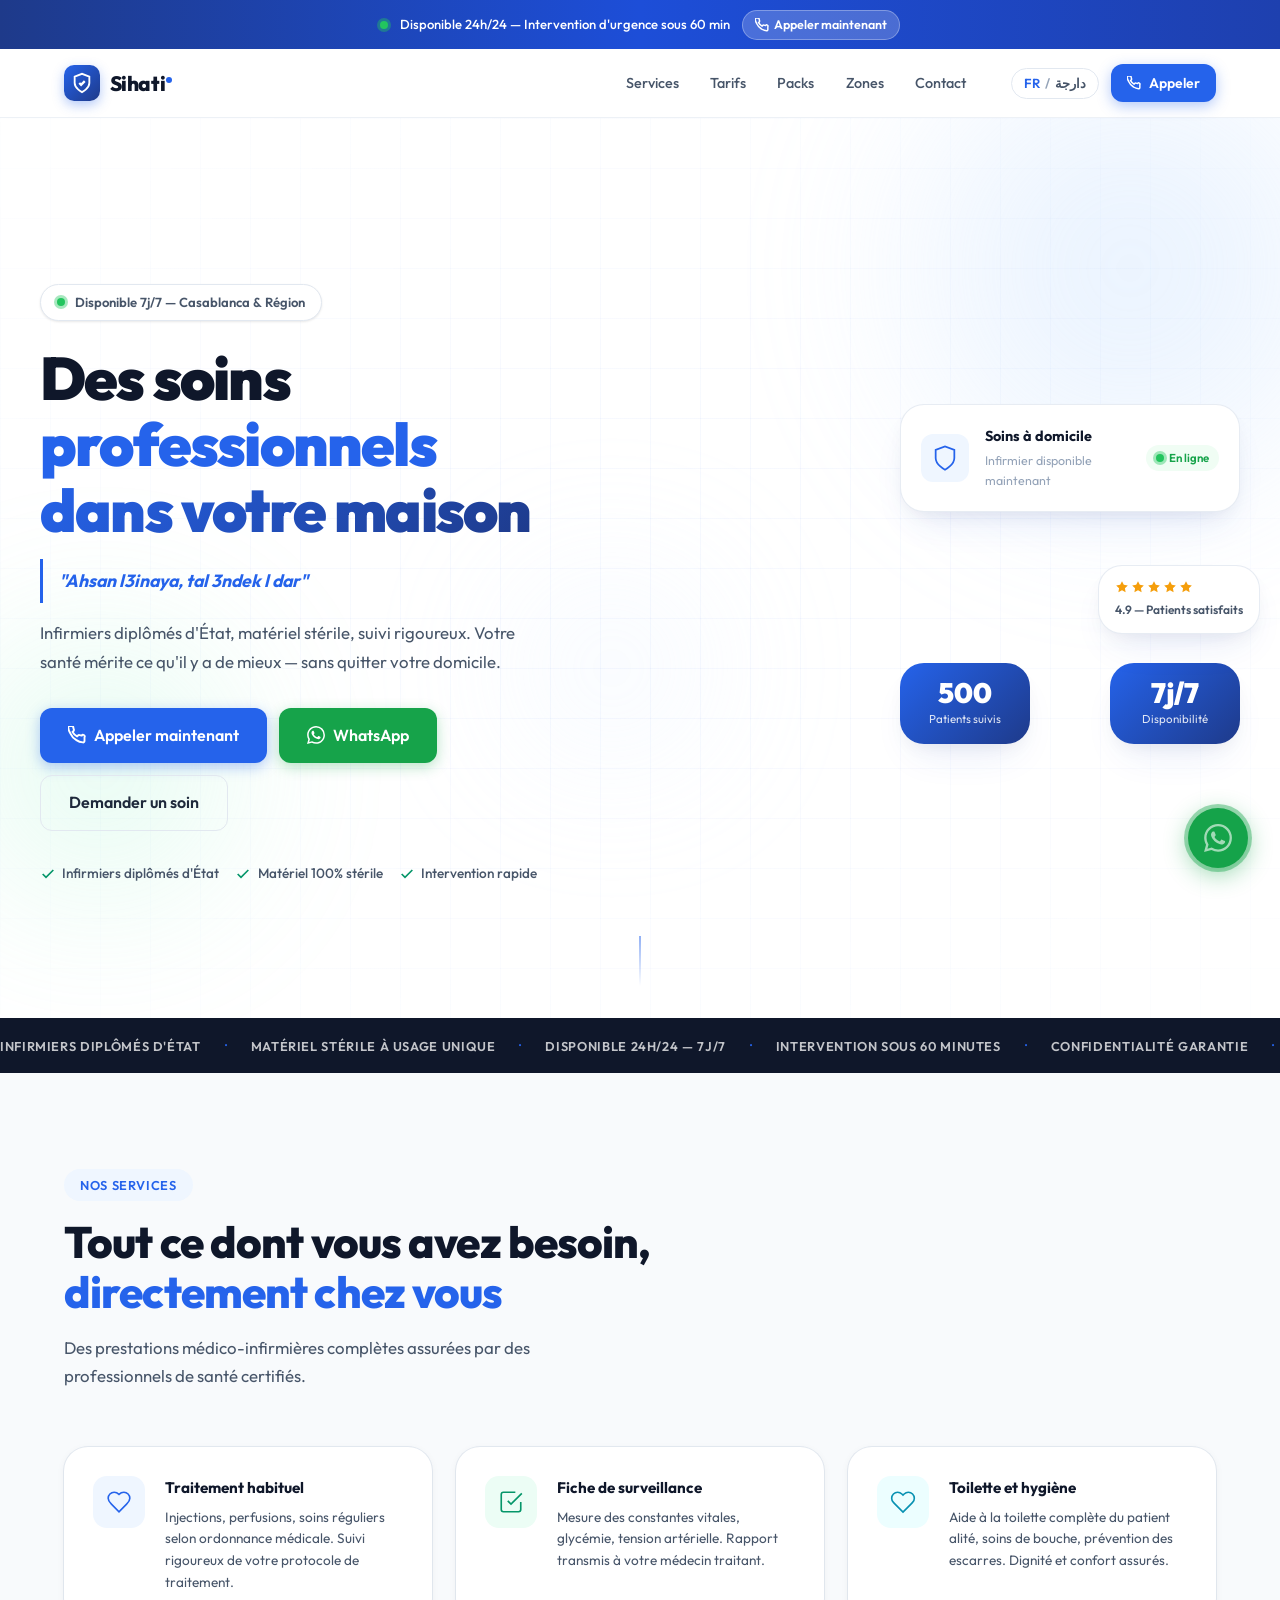
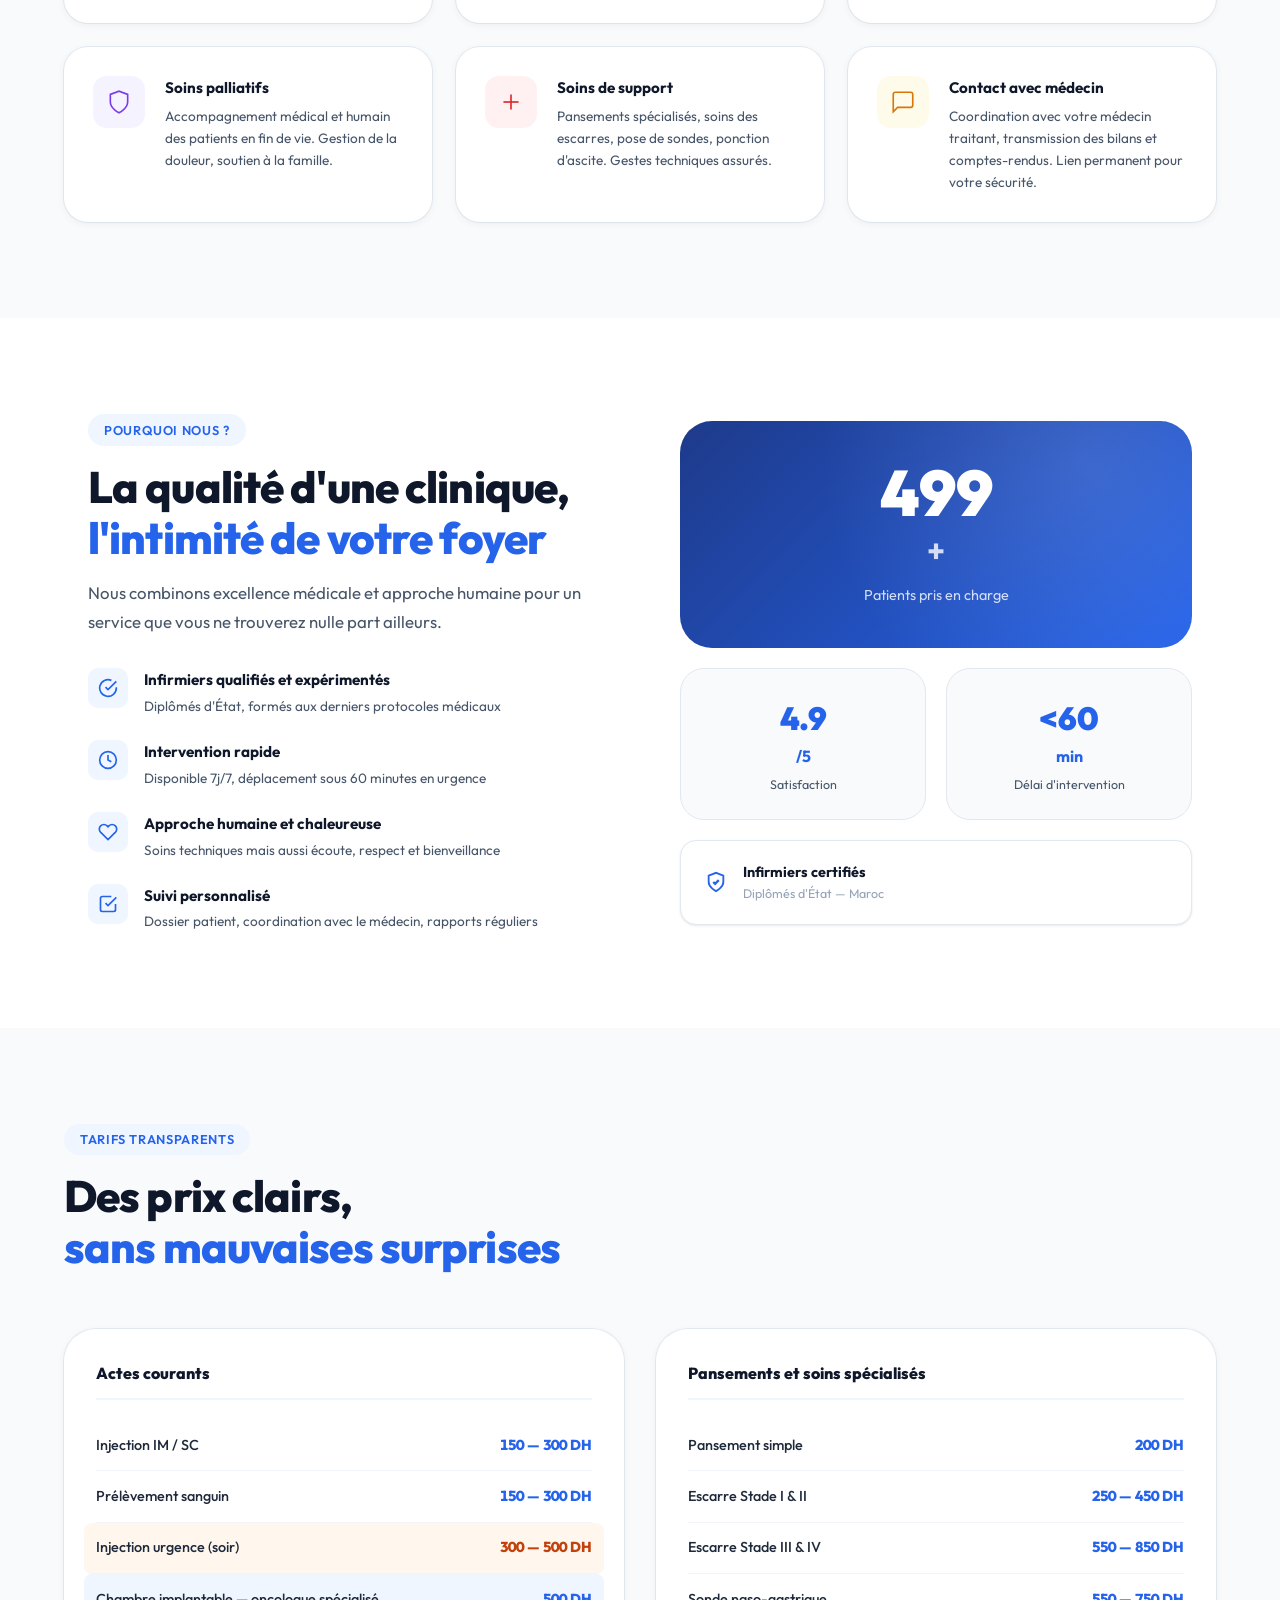
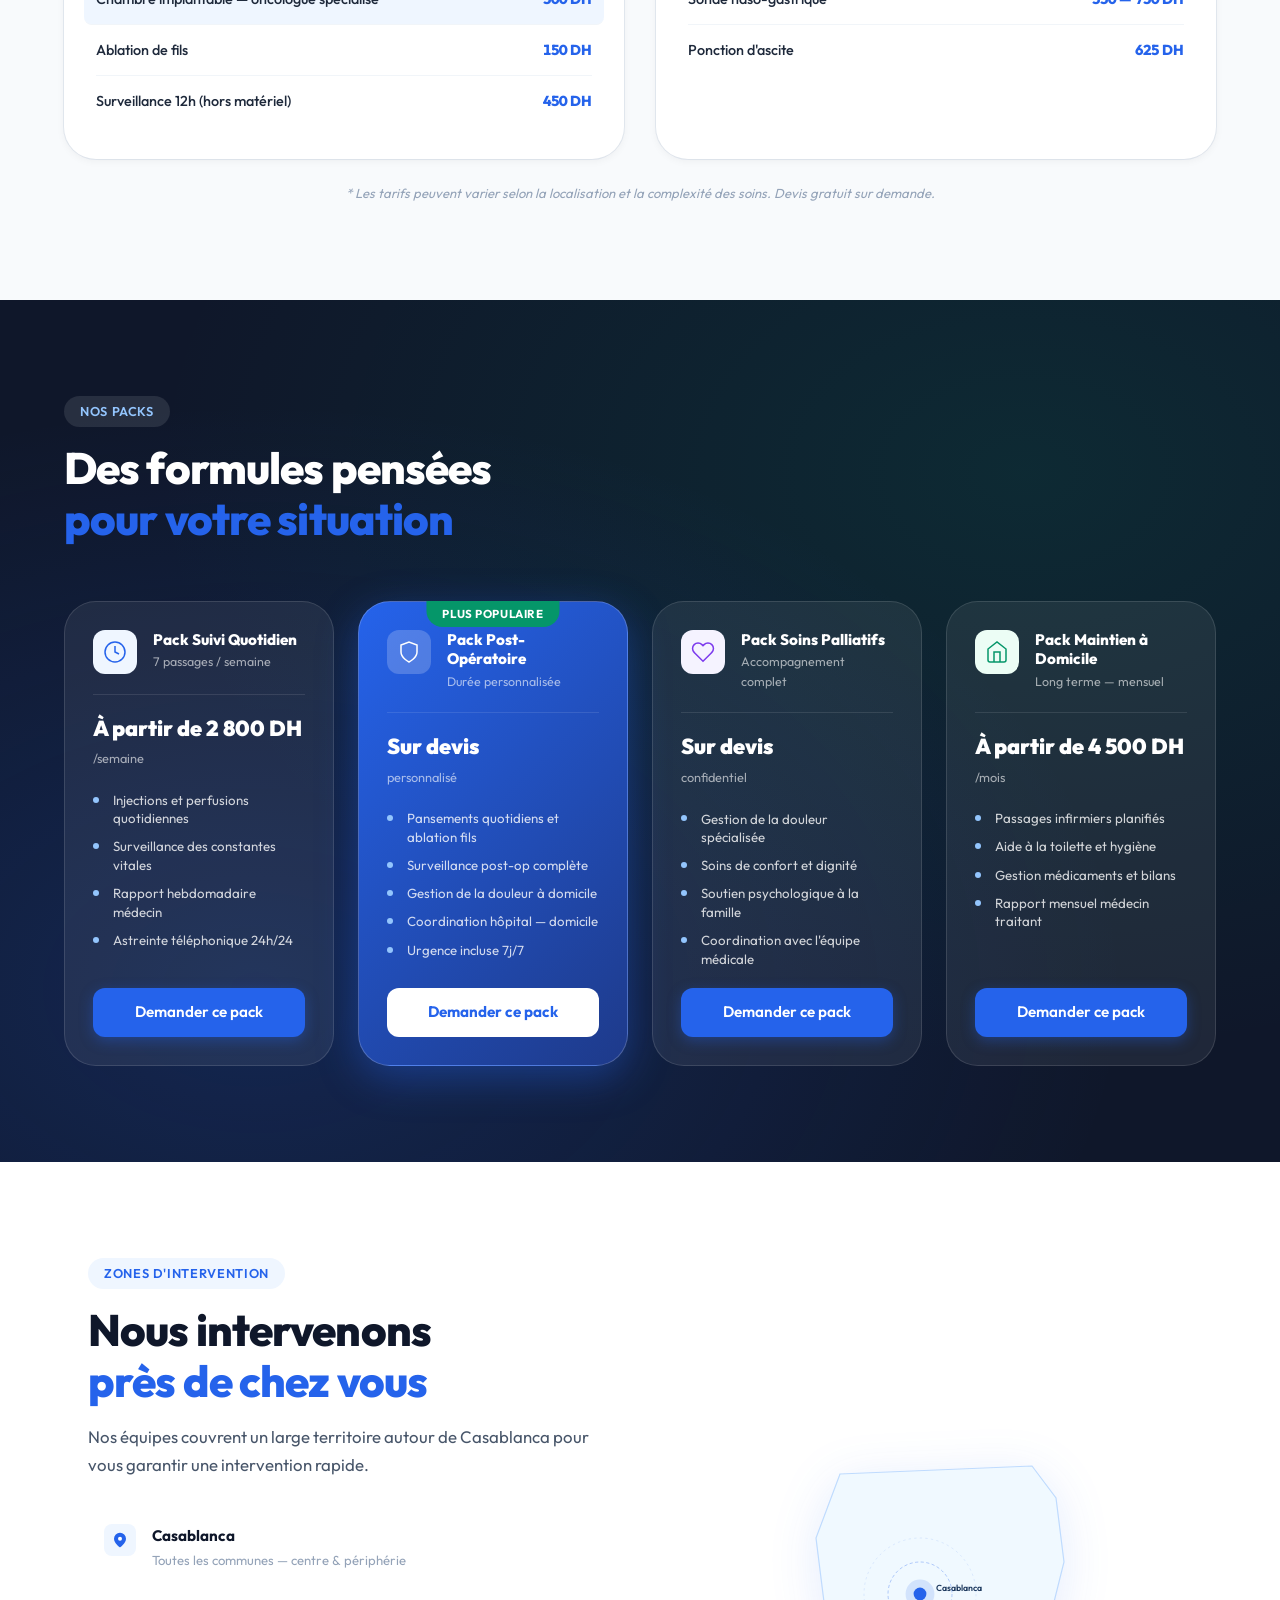
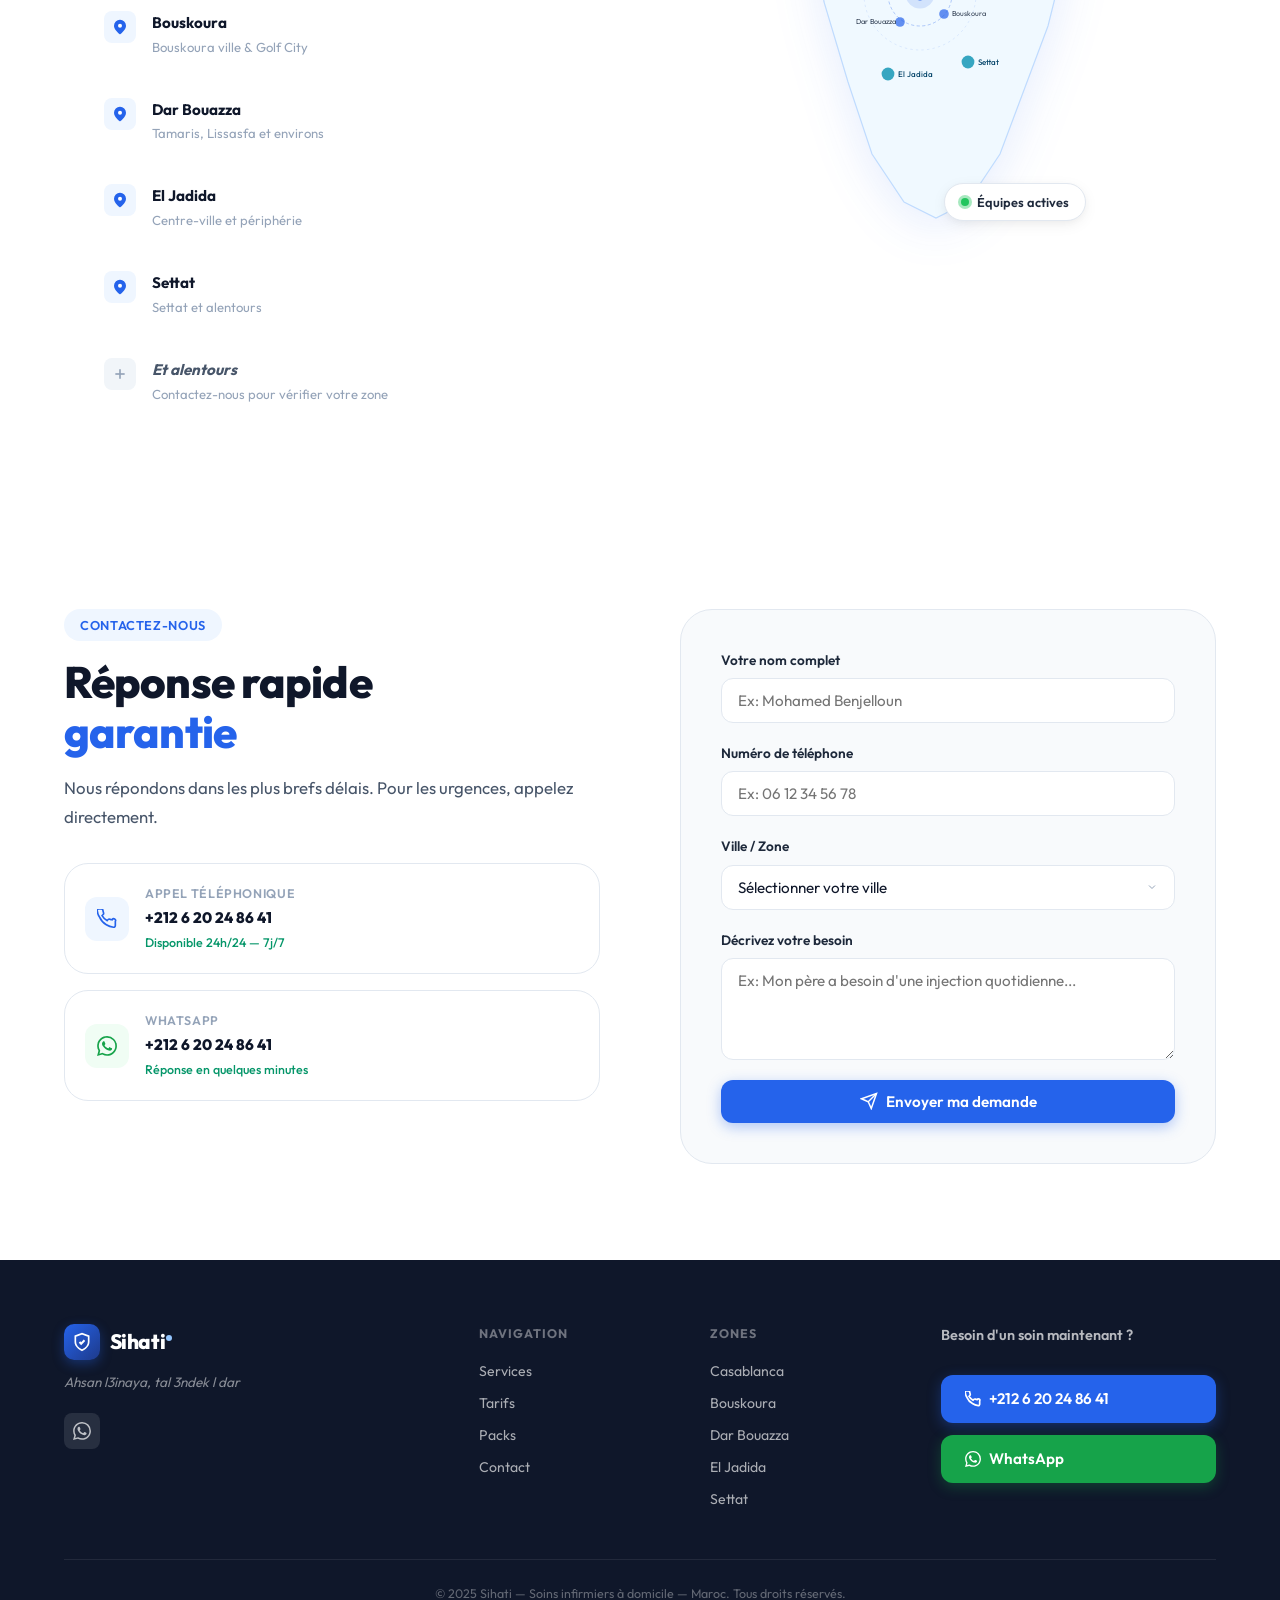
<file: index.html>
<!DOCTYPE html>
<html lang="fr" dir="ltr">
<head>
  <meta charset="UTF-8" />
  <meta name="viewport" content="width=device-width, initial-scale=1.0" />
  <title>Sihati — Soins infirmiers à domicile au Maroc | Casablanca, Bouskoura, El Jadida</title>
  <meta name="description" content="Sihati : soins infirmiers et médicaux à domicile au Maroc. Infirmiers qualifiés, disponibles 7j/7, intervention rapide à Casablanca, Bouskoura, Dar Bouazza, El Jadida et Settat." />
  <meta name="keywords" content="soins infirmiers domicile Casablanca, infirmier domicile Maroc, pansement domicile, injection domicile, soins palliatifs Maroc" />
  <link rel="preconnect" href="https://fonts.googleapis.com" />
  <link rel="preconnect" href="https://fonts.gstatic.com" crossorigin />
  <link href="https://fonts.googleapis.com/css2?family=Outfit:wght@300;400;500;600;700;800&family=Cairo:wght@300;400;600;700;800&display=swap" rel="stylesheet" />
  <link rel="stylesheet" href="style.css" />
</head>
<body>

  <!-- ════════════════════════════════════════
       URGENT BANNER
  ════════════════════════════════════════ -->
  <div class="urgent-banner" id="urgentBanner">
    <div class="urgent-inner">
      <span class="pulse-dot"></span>
      <span class="fr-text">Disponible 24h/24 — Intervention d'urgence sous 60 min</span>
      <span class="ar-text" style="display:none">متاحين 24/24 — نوصلو ليك فأقل من 60 دقيقة</span>
      <a href="tel:+212620248641" class="urgent-cta">
        <svg width="14" height="14" viewBox="0 0 24 24" fill="none" stroke="currentColor" stroke-width="2.5"><path d="M22 16.92v3a2 2 0 01-2.18 2 19.79 19.79 0 01-8.63-3.07A19.5 19.5 0 013.07 9.81 19.79 19.79 0 01.12 1.18 2 2 0 012.11 0h3a2 2 0 012 1.72 12.84 12.84 0 00.7 2.81 2 2 0 01-.45 2.11L6.09 7.91a16 16 0 006 6l1.27-1.27a2 2 0 012.11-.45 12.84 12.84 0 002.81.7A2 2 0 0122 14.92z"/></svg>
        <span class="fr-text">Appeler maintenant</span>
        <span class="ar-text" style="display:none">اتصل دابا</span>
      </a>
    </div>
  </div>

  <!-- ════════════════════════════════════════
       HEADER / NAV
  ════════════════════════════════════════ -->
  <header class="header" id="mainHeader">
    <div class="header-inner">
      <a href="#" class="logo">
        <div class="logo-icon">
          <svg width="22" height="22" viewBox="0 0 24 24" fill="none" stroke="currentColor" stroke-width="2"><path d="M12 22s8-4 8-10V5l-8-3-8 3v7c0 6 8 10 8 10z"/><path d="M9 12l2 2 4-4" stroke-width="2.5"/></svg>
        </div>
        <span class="logo-text">Sihati<span class="logo-dot"></span></span>
      </a>

      <nav class="nav" id="mainNav">
        <a href="#services" class="nav-link"><span class="fr-text">Services</span><span class="ar-text" style="display:none">الخدمات</span></a>
        <a href="#tarifs" class="nav-link"><span class="fr-text">Tarifs</span><span class="ar-text" style="display:none">الأسعار</span></a>
        <a href="#packs" class="nav-link"><span class="fr-text">Packs</span><span class="ar-text" style="display:none">الباقات</span></a>
        <a href="#zones" class="nav-link"><span class="fr-text">Zones</span><span class="ar-text" style="display:none">المناطق</span></a>
        <a href="#contact" class="nav-link"><span class="fr-text">Contact</span><span class="ar-text" style="display:none">تواصل</span></a>
      </nav>

      <div class="header-actions">
        <button class="lang-switch" id="langSwitch" aria-label="Changer de langue">
          <span class="lang-fr active">FR</span>
          <span class="lang-sep">/</span>
          <span class="lang-ar">دارجة</span>
        </button>
        <a href="tel:+212620248641" class="btn btn-primary btn-sm">
          <svg width="14" height="14" viewBox="0 0 24 24" fill="none" stroke="currentColor" stroke-width="2.5"><path d="M22 16.92v3a2 2 0 01-2.18 2 19.79 19.79 0 01-8.63-3.07A19.5 19.5 0 013.07 9.81 19.79 19.79 0 01.12 1.18 2 2 0 012.11 0h3a2 2 0 012 1.72 12.84 12.84 0 00.7 2.81 2 2 0 01-.45 2.11L6.09 7.91a16 16 0 006 6l1.27-1.27a2 2 0 012.11-.45 12.84 12.84 0 002.81.7A2 2 0 0122 14.92z"/></svg>
          <span class="fr-text">Appeler</span>
          <span class="ar-text" style="display:none">اتصل</span>
        </a>
        <button class="hamburger" id="hamburger" aria-label="Menu">
          <span></span><span></span><span></span>
        </button>
      </div>
    </div>
  </header>

  <!-- ════════════════════════════════════════
       HERO
  ════════════════════════════════════════ -->
  <section class="hero" id="hero">
    <div class="hero-bg">
      <div class="hero-orb orb-1"></div>
      <div class="hero-orb orb-2"></div>
      <div class="hero-orb orb-3"></div>
      <div class="hero-grid"></div>
    </div>

    <div class="hero-inner">
      <div class="hero-content">
        <div class="hero-badge reveal-up">
          <span class="pulse-dot"></span>
          <span class="fr-text">Disponible 7j/7 — Casablanca &amp; Région</span>
          <span class="ar-text" style="display:none">متاح 7 أيام — الدار البيضاء و المنطقة</span>
        </div>

        <h1 class="hero-title reveal-up delay-1">
          <span class="fr-text">
            Des soins <em>professionnels</em><br>
            <span class="title-accent">dans votre maison</span>
          </span>
          <span class="ar-text" style="display:none">
            عناية <em>متخصصة</em><br>
            <span class="title-accent">فدارك نتا</span>
          </span>
        </h1>

        <p class="hero-slogan reveal-up delay-2">
          <span class="fr-text">"Ahsan l3inaya, tal 3ndek l dar"</span>
          <span class="ar-text" style="display:none">"أحسن العناية، طال عندك الدار"</span>
        </p>

        <p class="hero-sub reveal-up delay-3">
          <span class="fr-text">Infirmiers diplômés d'État, matériel stérile, suivi rigoureux. Votre santé mérite ce qu'il y a de mieux — sans quitter votre domicile.</span>
          <span class="ar-text" style="display:none">ممرضين دبلوميين، معدات معقمة، ومتابعة جدية. صحتك تستاهل أحسن — من غير ما تخرج من دارك.</span>
        </p>

        <div class="hero-ctas reveal-up delay-4">
          <a href="tel:+212620248641" class="btn btn-primary btn-lg">
            <svg width="18" height="18" viewBox="0 0 24 24" fill="none" stroke="currentColor" stroke-width="2.5"><path d="M22 16.92v3a2 2 0 01-2.18 2 19.79 19.79 0 01-8.63-3.07A19.5 19.5 0 013.07 9.81 19.79 19.79 0 01.12 1.18 2 2 0 012.11 0h3a2 2 0 012 1.72 12.84 12.84 0 00.7 2.81 2 2 0 01-.45 2.11L6.09 7.91a16 16 0 006 6l1.27-1.27a2 2 0 012.11-.45 12.84 12.84 0 002.81.7A2 2 0 0122 14.92z"/></svg>
            <span class="fr-text">Appeler maintenant</span>
            <span class="ar-text" style="display:none">اتصل دابا</span>
          </a>
          <a href="https://wa.me/212620248641?text=Bonjour%20Sihati%2C%20je%20souhaite%20avoir%20des%20informations%20sur%20vos%20soins%20%C3%A0%20domicile." target="_blank" class="btn btn-whatsapp btn-lg">
            <svg width="18" height="18" viewBox="0 0 24 24" fill="currentColor"><path d="M17.472 14.382c-.297-.149-1.758-.867-2.03-.967-.273-.099-.471-.148-.67.15-.197.297-.767.966-.94 1.164-.173.199-.347.223-.644.075-.297-.15-1.255-.463-2.39-1.475-.883-.788-1.48-1.761-1.653-2.059-.173-.297-.018-.458.13-.606.134-.133.298-.347.446-.52.149-.174.198-.298.298-.497.099-.198.05-.371-.025-.52-.075-.149-.669-1.612-.916-2.207-.242-.579-.487-.5-.669-.51-.173-.008-.371-.01-.57-.01-.198 0-.52.074-.792.372-.272.297-1.04 1.016-1.04 2.479 0 1.462 1.065 2.875 1.213 3.074.149.198 2.096 3.2 5.077 4.487.709.306 1.262.489 1.694.625.712.227 1.36.195 1.871.118.571-.085 1.758-.719 2.006-1.413.248-.694.248-1.289.173-1.413-.074-.124-.272-.198-.57-.347m-5.421 7.403h-.004a9.87 9.87 0 01-5.031-1.378l-.361-.214-3.741.982.998-3.648-.235-.374a9.86 9.86 0 01-1.51-5.26c.001-5.45 4.436-9.884 9.888-9.884 2.64 0 5.122 1.03 6.988 2.898a9.825 9.825 0 012.893 6.994c-.003 5.45-4.437 9.884-9.885 9.884m8.413-18.297A11.815 11.815 0 0012.05 0C5.495 0 .16 5.335.157 11.892c0 2.096.547 4.142 1.588 5.945L.057 24l6.305-1.654a11.882 11.882 0 005.683 1.448h.005c6.554 0 11.89-5.335 11.893-11.893a11.821 11.821 0 00-3.48-8.413z"/></svg>
            <span class="fr-text">WhatsApp</span>
            <span class="ar-text" style="display:none">واتساب</span>
          </a>
          <a href="#contact" class="btn btn-outline btn-lg">
            <span class="fr-text">Demander un soin</span>
            <span class="ar-text" style="display:none">طلب عناية</span>
          </a>
        </div>

        <div class="hero-trust reveal-up delay-5">
          <div class="trust-item">
            <svg width="16" height="16" viewBox="0 0 24 24" fill="none" stroke="currentColor" stroke-width="2.5"><polyline points="20 6 9 17 4 12"/></svg>
            <span class="fr-text">Infirmiers diplômés d'État</span>
            <span class="ar-text" style="display:none">ممرضين معتمدين</span>
          </div>
          <div class="trust-item">
            <svg width="16" height="16" viewBox="0 0 24 24" fill="none" stroke="currentColor" stroke-width="2.5"><polyline points="20 6 9 17 4 12"/></svg>
            <span class="fr-text">Matériel 100% stérile</span>
            <span class="ar-text" style="display:none">معدات معقمة 100%</span>
          </div>
          <div class="trust-item">
            <svg width="16" height="16" viewBox="0 0 24 24" fill="none" stroke="currentColor" stroke-width="2.5"><polyline points="20 6 9 17 4 12"/></svg>
            <span class="fr-text">Intervention rapide</span>
            <span class="ar-text" style="display:none">تدخل سريع</span>
          </div>
        </div>
      </div>

      <div class="hero-visual reveal-right">
        <div class="hero-card-stack">
          <div class="hcard hcard-main">
            <div class="hcard-icon">
              <svg width="28" height="28" viewBox="0 0 24 24" fill="none" stroke="currentColor" stroke-width="1.5"><path d="M12 22s8-4 8-10V5l-8-3-8 3v7c0 6 8 10 8 10z"/></svg>
            </div>
            <div class="hcard-body">
              <p class="hcard-label fr-text">Soins à domicile</p>
              <p class="hcard-label ar-text" style="display:none">عناية فدارك</p>
              <p class="hcard-sub fr-text">Infirmier disponible maintenant</p>
              <p class="hcard-sub ar-text" style="display:none">ممرض متاح دابا</p>
            </div>
            <div class="hcard-status">
              <span class="pulse-dot"></span>
              <span class="fr-text">En ligne</span>
              <span class="ar-text" style="display:none">متاح</span>
            </div>
          </div>
          <div class="hcard hcard-stat hcard-stat-1">
            <p class="stat-number counter" data-target="500">0</p>
            <p class="stat-label fr-text">Patients suivis</p>
            <p class="stat-label ar-text" style="display:none">مريض متابَع</p>
          </div>
          <div class="hcard hcard-stat hcard-stat-2">
            <p class="stat-number">7j/7</p>
            <p class="stat-label fr-text">Disponibilité</p>
            <p class="stat-label ar-text" style="display:none">الإتاحة</p>
          </div>
          <div class="hcard hcard-rating">
            <div class="stars">
              <svg width="14" height="14" viewBox="0 0 24 24" fill="#f59e0b"><polygon points="12 2 15.09 8.26 22 9.27 17 14.14 18.18 21.02 12 17.77 5.82 21.02 7 14.14 2 9.27 8.91 8.26 12 2"/></svg>
              <svg width="14" height="14" viewBox="0 0 24 24" fill="#f59e0b"><polygon points="12 2 15.09 8.26 22 9.27 17 14.14 18.18 21.02 12 17.77 5.82 21.02 7 14.14 2 9.27 8.91 8.26 12 2"/></svg>
              <svg width="14" height="14" viewBox="0 0 24 24" fill="#f59e0b"><polygon points="12 2 15.09 8.26 22 9.27 17 14.14 18.18 21.02 12 17.77 5.82 21.02 7 14.14 2 9.27 8.91 8.26 12 2"/></svg>
              <svg width="14" height="14" viewBox="0 0 24 24" fill="#f59e0b"><polygon points="12 2 15.09 8.26 22 9.27 17 14.14 18.18 21.02 12 17.77 5.82 21.02 7 14.14 2 9.27 8.91 8.26 12 2"/></svg>
              <svg width="14" height="14" viewBox="0 0 24 24" fill="#f59e0b"><polygon points="12 2 15.09 8.26 22 9.27 17 14.14 18.18 21.02 12 17.77 5.82 21.02 7 14.14 2 9.27 8.91 8.26 12 2"/></svg>
            </div>
            <p class="fr-text">4.9 — Patients satisfaits</p>
            <p class="ar-text" style="display:none">4.9 — مرضى راضيين</p>
          </div>
        </div>
      </div>
    </div>

    <div class="hero-scroll-hint">
      <div class="scroll-line"></div>
    </div>
  </section>

  <!-- ════════════════════════════════════════
       MARQUEE TRUST BAR
  ════════════════════════════════════════ -->
  <div class="trust-bar">
    <div class="trust-track">
      <div class="trust-item-bar fr-text">Infirmiers diplômés d'État</div>
      <div class="trust-sep">·</div>
      <div class="trust-item-bar fr-text">Matériel stérile à usage unique</div>
      <div class="trust-sep">·</div>
      <div class="trust-item-bar fr-text">Disponible 24h/24 — 7j/7</div>
      <div class="trust-sep">·</div>
      <div class="trust-item-bar fr-text">Intervention sous 60 minutes</div>
      <div class="trust-sep">·</div>
      <div class="trust-item-bar fr-text">Confidentialité garantie</div>
      <div class="trust-sep">·</div>
      <div class="trust-item-bar fr-text">Infirmiers diplômés d'État</div>
      <div class="trust-sep">·</div>
      <div class="trust-item-bar fr-text">Matériel stérile à usage unique</div>
      <div class="trust-sep">·</div>
      <div class="trust-item-bar fr-text">Disponible 24h/24 — 7j/7</div>
      <div class="trust-sep">·</div>
      <div class="trust-item-bar fr-text">Intervention sous 60 minutes</div>
      <div class="trust-sep">·</div>
      <div class="trust-item-bar fr-text">Confidentialité garantie</div>
      <div class="trust-sep">·</div>

      <div class="trust-item-bar ar-text" style="display:none">ممرضين معتمدين</div>
      <div class="trust-sep ar-text" style="display:none">·</div>
      <div class="trust-item-bar ar-text" style="display:none">معدات معقمة</div>
      <div class="trust-sep ar-text" style="display:none">·</div>
      <div class="trust-item-bar ar-text" style="display:none">متاح 24/24 — 7 أيام</div>
      <div class="trust-sep ar-text" style="display:none">·</div>
      <div class="trust-item-bar ar-text" style="display:none">تدخل فأقل من 60 دقيقة</div>
      <div class="trust-sep ar-text" style="display:none">·</div>
      <div class="trust-item-bar ar-text" style="display:none">سرية تامة مضمونة</div>
      <div class="trust-sep ar-text" style="display:none">·</div>
    </div>
  </div>

  <!-- ════════════════════════════════════════
       SERVICES
  ════════════════════════════════════════ -->
  <section class="section services-section" id="services">
    <div class="container">
      <div class="section-header reveal-up">
        <span class="section-tag">
          <span class="fr-text">Nos services</span>
          <span class="ar-text" style="display:none">خدماتنا</span>
        </span>
        <h2 class="section-title">
          <span class="fr-text">Tout ce dont vous avez besoin,<br><em>directement chez vous</em></span>
          <span class="ar-text" style="display:none">كل ما تحتاجو،<br><em>نجيبو ليك للدار</em></span>
        </h2>
        <p class="section-sub">
          <span class="fr-text">Des prestations médico-infirmières complètes assurées par des professionnels de santé certifiés.</span>
          <span class="ar-text" style="display:none">خدمات طبية وتمريضية كاملة يقدمها محترفون صحيون معتمدون.</span>
        </p>
      </div>

      <div class="services-grid">

        <div class="service-card reveal-up delay-1">
          <div class="sc-icon" style="--icon-color: #2563eb; --icon-bg: #eff6ff;">
            <svg width="26" height="26" viewBox="0 0 24 24" fill="none" stroke="currentColor" stroke-width="1.5"><path d="M19 14c1.49-1.46 3-3.21 3-5.5A5.5 5.5 0 0016.5 3c-1.76 0-3 .5-4.5 2-1.5-1.5-2.74-2-4.5-2A5.5 5.5 0 002 8.5c0 2.3 1.5 4.05 3 5.5l7 7 7-7z"/></svg>
          </div>
          <div class="sc-body">
            <h3 class="sc-title fr-text">Traitement habituel</h3>
            <h3 class="sc-title ar-text" style="display:none">العلاج اليومي</h3>
            <p class="sc-desc fr-text">Injections, perfusions, soins réguliers selon ordonnance médicale. Suivi rigoureux de votre protocole de traitement.</p>
            <p class="sc-desc ar-text" style="display:none">حقن، سيروم، عناية يومية حسب الوصفة الطبية. متابعة جدية لبروتوكول علاجك.</p>
          </div>
        </div>

        <div class="service-card reveal-up delay-2">
          <div class="sc-icon" style="--icon-color: #059669; --icon-bg: #ecfdf5;">
            <svg width="26" height="26" viewBox="0 0 24 24" fill="none" stroke="currentColor" stroke-width="1.5"><path d="M9 11l3 3L22 4"/><path d="M21 12v7a2 2 0 01-2 2H5a2 2 0 01-2-2V5a2 2 0 012-2h11"/></svg>
          </div>
          <div class="sc-body">
            <h3 class="sc-title fr-text">Fiche de surveillance</h3>
            <h3 class="sc-title ar-text" style="display:none">ورقة المراقبة</h3>
            <p class="sc-desc fr-text">Mesure des constantes vitales, glycémie, tension artérielle. Rapport transmis à votre médecin traitant.</p>
            <p class="sc-desc ar-text" style="display:none">قياس الأعراض الحيوية، السكر، الضغط. تقرير يوصل للطبيب المعالج.</p>
          </div>
        </div>

        <div class="service-card reveal-up delay-3">
          <div class="sc-icon" style="--icon-color: #0891b2; --icon-bg: #ecfeff;">
            <svg width="26" height="26" viewBox="0 0 24 24" fill="none" stroke="currentColor" stroke-width="1.5"><path d="M20.84 4.61a5.5 5.5 0 00-7.78 0L12 5.67l-1.06-1.06a5.5 5.5 0 00-7.78 7.78l1.06 1.06L12 21.23l7.78-7.78 1.06-1.06a5.5 5.5 0 000-7.78z"/></svg>
          </div>
          <div class="sc-body">
            <h3 class="sc-title fr-text">Toilette et hygiène</h3>
            <h3 class="sc-title ar-text" style="display:none">النظافة الشخصية</h3>
            <p class="sc-desc fr-text">Aide à la toilette complète du patient alité, soins de bouche, prévention des escarres. Dignité et confort assurés.</p>
            <p class="sc-desc ar-text" style="display:none">مساعدة في الحمام للمريض الراقد، نظافة الفم، الوقاية من القروح. كرامة وراحة مضمونة.</p>
          </div>
        </div>

        <div class="service-card reveal-up delay-1">
          <div class="sc-icon" style="--icon-color: #7c3aed; --icon-bg: #f5f3ff;">
            <svg width="26" height="26" viewBox="0 0 24 24" fill="none" stroke="currentColor" stroke-width="1.5"><path d="M12 22s8-4 8-10V5l-8-3-8 3v7c0 6 8 10 8 10z"/></svg>
          </div>
          <div class="sc-body">
            <h3 class="sc-title fr-text">Soins palliatifs</h3>
            <h3 class="sc-title ar-text" style="display:none">العناية التلطيفية</h3>
            <p class="sc-desc fr-text">Accompagnement médical et humain des patients en fin de vie. Gestion de la douleur, soutien à la famille.</p>
            <p class="sc-desc ar-text" style="display:none">مرافقة طبية وإنسانية للمرضى في نهاية الحياة. تدبير الألم، دعم العائلة.</p>
          </div>
        </div>

        <div class="service-card reveal-up delay-2">
          <div class="sc-icon" style="--icon-color: #dc2626; --icon-bg: #fff1f2;">
            <svg width="26" height="26" viewBox="0 0 24 24" fill="none" stroke="currentColor" stroke-width="1.5"><line x1="12" y1="5" x2="12" y2="19"/><line x1="5" y1="12" x2="19" y2="12"/></svg>
          </div>
          <div class="sc-body">
            <h3 class="sc-title fr-text">Soins de support</h3>
            <h3 class="sc-title ar-text" style="display:none">العناية الداعمة</h3>
            <p class="sc-desc fr-text">Pansements spécialisés, soins des escarres, pose de sondes, ponction d'ascite. Gestes techniques assurés.</p>
            <p class="sc-desc ar-text" style="display:none">ضمادات متخصصة، عناية القروح، وضع تحاميل، بزل الاستسقاء. تقنيات متخصصة.</p>
          </div>
        </div>

        <div class="service-card reveal-up delay-3">
          <div class="sc-icon" style="--icon-color: #d97706; --icon-bg: #fffbeb;">
            <svg width="26" height="26" viewBox="0 0 24 24" fill="none" stroke="currentColor" stroke-width="1.5"><path d="M21 15a2 2 0 01-2 2H7l-4 4V5a2 2 0 012-2h14a2 2 0 012 2z"/></svg>
          </div>
          <div class="sc-body">
            <h3 class="sc-title fr-text">Contact avec médecin</h3>
            <h3 class="sc-title ar-text" style="display:none">التواصل مع الطبيب</h3>
            <p class="sc-desc fr-text">Coordination avec votre médecin traitant, transmission des bilans et comptes-rendus. Lien permanent pour votre sécurité.</p>
            <p class="sc-desc ar-text" style="display:none">تنسيق مع طبيبك، إرسال النتائج والتقارير. رابط دائم لسلامتك.</p>
          </div>
        </div>

      </div>
    </div>
  </section>

  <!-- ════════════════════════════════════════
       WHY US
  ════════════════════════════════════════ -->
  <section class="why-section">
    <div class="container">
      <div class="why-inner">
        <div class="why-content reveal-left">
          <span class="section-tag">
            <span class="fr-text">Pourquoi nous ?</span>
            <span class="ar-text" style="display:none">علاش تختارنا؟</span>
          </span>
          <h2 class="section-title">
            <span class="fr-text">La qualité d'une clinique,<br><em>l'intimité de votre foyer</em></span>
            <span class="ar-text" style="display:none">جودة العيادة،<br><em>فراحة دارك</em></span>
          </h2>
          <p class="section-sub">
            <span class="fr-text">Nous combinons excellence médicale et approche humaine pour un service que vous ne trouverez nulle part ailleurs.</span>
            <span class="ar-text" style="display:none">كنجمعو بين التميز الطبي والإنسانية باش نقدمو خدمة ما تلقاهاش عند غيرنا.</span>
          </p>

          <div class="why-list">
            <div class="why-item">
              <div class="why-icon">
                <svg width="20" height="20" viewBox="0 0 24 24" fill="none" stroke="currentColor" stroke-width="2"><path d="M22 11.08V12a10 10 0 11-5.93-9.14"/><polyline points="22 4 12 14.01 9 11.01"/></svg>
              </div>
              <div>
                <p class="why-title fr-text">Infirmiers qualifiés et expérimentés</p>
                <p class="why-title ar-text" style="display:none">ممرضين مؤهلين ومجربين</p>
                <p class="why-desc fr-text">Diplômés d'État, formés aux derniers protocoles médicaux</p>
                <p class="why-desc ar-text" style="display:none">دبلوميين حكوميين، متدربين على أحدث البروتوكولات</p>
              </div>
            </div>
            <div class="why-item">
              <div class="why-icon">
                <svg width="20" height="20" viewBox="0 0 24 24" fill="none" stroke="currentColor" stroke-width="2"><circle cx="12" cy="12" r="10"/><polyline points="12 6 12 12 16 14"/></svg>
              </div>
              <div>
                <p class="why-title fr-text">Intervention rapide</p>
                <p class="why-title ar-text" style="display:none">تدخل سريع</p>
                <p class="why-desc fr-text">Disponible 7j/7, déplacement sous 60 minutes en urgence</p>
                <p class="why-desc ar-text" style="display:none">متاحين 7 أيام، نوصلو ليك فأقل من 60 دقيقة</p>
              </div>
            </div>
            <div class="why-item">
              <div class="why-icon">
                <svg width="20" height="20" viewBox="0 0 24 24" fill="none" stroke="currentColor" stroke-width="2"><path d="M20.84 4.61a5.5 5.5 0 00-7.78 0L12 5.67l-1.06-1.06a5.5 5.5 0 00-7.78 7.78l1.06 1.06L12 21.23l7.78-7.78 1.06-1.06a5.5 5.5 0 000-7.78z"/></svg>
              </div>
              <div>
                <p class="why-title fr-text">Approche humaine et chaleureuse</p>
                <p class="why-title ar-text" style="display:none">تعامل إنساني وحار</p>
                <p class="why-desc fr-text">Soins techniques mais aussi écoute, respect et bienveillance</p>
                <p class="why-desc ar-text" style="display:none">عناية تقنية وكمان استماع، احترام وطيبة</p>
              </div>
            </div>
            <div class="why-item">
              <div class="why-icon">
                <svg width="20" height="20" viewBox="0 0 24 24" fill="none" stroke="currentColor" stroke-width="2"><path d="M9 11l3 3L22 4"/><path d="M21 12v7a2 2 0 01-2 2H5a2 2 0 01-2-2V5a2 2 0 012-2h11"/></svg>
              </div>
              <div>
                <p class="why-title fr-text">Suivi personnalisé</p>
                <p class="why-title ar-text" style="display:none">متابعة شخصية</p>
                <p class="why-desc fr-text">Dossier patient, coordination avec le médecin, rapports réguliers</p>
                <p class="why-desc ar-text" style="display:none">ملف المريض، تنسيق مع الطبيب، تقارير منتظمة</p>
              </div>
            </div>
          </div>
        </div>

        <div class="why-visual reveal-right">
          <div class="stats-block">
            <div class="stat-big reveal-up delay-1">
              <span class="stat-num counter" data-target="500">0</span>
              <span class="stat-unit fr-text">+</span>
              <span class="stat-lbl fr-text">Patients pris en charge</span>
              <span class="stat-lbl ar-text" style="display:none">مريض تمت عنايتهم</span>
            </div>
            <div class="stats-row">
              <div class="stat-small reveal-up delay-2">
                <span class="stat-num">4.9</span>
                <span class="stat-unit">/5</span>
                <span class="stat-lbl fr-text">Satisfaction</span>
                <span class="stat-lbl ar-text" style="display:none">الرضا</span>
              </div>
              <div class="stat-small reveal-up delay-3">
                <span class="stat-num">&lt;60</span>
                <span class="stat-unit fr-text">min</span>
                <span class="stat-lbl fr-text">Délai d'intervention</span>
                <span class="stat-lbl ar-text" style="display:none">وقت التدخل</span>
              </div>
            </div>
            <div class="certification-badge reveal-up delay-4">
              <svg width="22" height="22" viewBox="0 0 24 24" fill="none" stroke="currentColor" stroke-width="2"><path d="M12 22s8-4 8-10V5l-8-3-8 3v7c0 6 8 10 8 10z"/><path d="M9 12l2 2 4-4" stroke-width="2.5"/></svg>
              <div>
                <p class="cert-title fr-text">Infirmiers certifiés</p>
                <p class="cert-title ar-text" style="display:none">ممرضين معتمدين</p>
                <p class="cert-sub fr-text">Diplômés d'État — Maroc</p>
                <p class="cert-sub ar-text" style="display:none">دبلوميين حكوميين — المغرب</p>
              </div>
            </div>
          </div>
        </div>
      </div>
    </div>
  </section>

  <!-- ════════════════════════════════════════
       TARIFS
  ════════════════════════════════════════ -->
  <section class="section tarifs-section" id="tarifs">
    <div class="container">
      <div class="section-header reveal-up">
        <span class="section-tag">
          <span class="fr-text">Tarifs transparents</span>
          <span class="ar-text" style="display:none">أسعار واضحة</span>
        </span>
        <h2 class="section-title">
          <span class="fr-text">Des prix clairs,<br><em>sans mauvaises surprises</em></span>
          <span class="ar-text" style="display:none">أسعار واضحة،<br><em>بلا مفاجآت</em></span>
        </h2>
      </div>

      <div class="tarifs-grid reveal-up delay-1">
        <div class="tarif-category">
          <h3 class="tarif-cat-title fr-text">Actes courants</h3>
          <h3 class="tarif-cat-title ar-text" style="display:none">الأعمال الشائعة</h3>
          <div class="tarif-list">
            <div class="tarif-row">
              <span class="tarif-name fr-text">Injection IM / SC</span>
              <span class="tarif-name ar-text" style="display:none">حقنة IM / SC</span>
              <span class="tarif-price">150 — 300 DH</span>
            </div>
            <div class="tarif-row">
              <span class="tarif-name fr-text">Prélèvement sanguin</span>
              <span class="tarif-name ar-text" style="display:none">تحليل دم</span>
              <span class="tarif-price">150 — 300 DH</span>
            </div>
            <div class="tarif-row urgent-row">
              <span class="tarif-name fr-text">Injection urgence (soir)</span>
              <span class="tarif-name ar-text" style="display:none">حقنة عجلة (ليل)</span>
              <span class="tarif-price urgent-price">300 — 500 DH</span>
            </div>
            <div class="tarif-row highlight-row">
              <span class="tarif-name fr-text">Chambre implantable — oncologue spécialisé</span>
              <span class="tarif-name ar-text" style="display:none">غرفة قابلة للزرع — متخصص الأورام</span>
              <span class="tarif-price">500 DH</span>
            </div>
            <div class="tarif-row">
              <span class="tarif-name fr-text">Ablation de fils</span>
              <span class="tarif-name ar-text" style="display:none">نزع الخيوط</span>
              <span class="tarif-price">150 DH</span>
            </div>
            <div class="tarif-row">
              <span class="tarif-name fr-text">Surveillance 12h (hors matériel)</span>
              <span class="tarif-name ar-text" style="display:none">مراقبة 12 ساعة (بدون مواد)</span>
              <span class="tarif-price">450 DH</span>
            </div>
          </div>
        </div>

        <div class="tarif-category">
          <h3 class="tarif-cat-title fr-text">Pansements et soins spécialisés</h3>
          <h3 class="tarif-cat-title ar-text" style="display:none">الضمادات والعناية المتخصصة</h3>
          <div class="tarif-list">
            <div class="tarif-row">
              <span class="tarif-name fr-text">Pansement simple</span>
              <span class="tarif-name ar-text" style="display:none">ضمادة بسيطة</span>
              <span class="tarif-price">200 DH</span>
            </div>
            <div class="tarif-row">
              <span class="tarif-name fr-text">Escarre Stade I &amp; II</span>
              <span class="tarif-name ar-text" style="display:none">قرحة مرحلة I &amp; II</span>
              <span class="tarif-price">250 — 450 DH</span>
            </div>
            <div class="tarif-row">
              <span class="tarif-name fr-text">Escarre Stade III &amp; IV</span>
              <span class="tarif-name ar-text" style="display:none">قرحة مرحلة III &amp; IV</span>
              <span class="tarif-price">550 — 850 DH</span>
            </div>
            <div class="tarif-row">
              <span class="tarif-name fr-text">Sonde naso-gastrique</span>
              <span class="tarif-name ar-text" style="display:none">سونده أنفية معدية</span>
              <span class="tarif-price">550 — 750 DH</span>
            </div>
            <div class="tarif-row">
              <span class="tarif-name fr-text">Ponction d'ascite</span>
              <span class="tarif-name ar-text" style="display:none">بزل الاستسقاء</span>
              <span class="tarif-price">625 DH</span>
            </div>
          </div>
        </div>
      </div>

      <p class="tarif-note fr-text">* Les tarifs peuvent varier selon la localisation et la complexité des soins. Devis gratuit sur demande.</p>
      <p class="tarif-note ar-text" style="display:none">* الأسعار ممكن تتغير حسب المكان وتعقيد العناية. تقدير مجاني عند الطلب.</p>
    </div>
  </section>

  <!-- ════════════════════════════════════════
       PACKS
  ════════════════════════════════════════ -->
  <section class="section packs-section" id="packs">
    <div class="container">
      <div class="section-header reveal-up">
        <span class="section-tag">
          <span class="fr-text">Nos packs</span>
          <span class="ar-text" style="display:none">باقاتنا</span>
        </span>
        <h2 class="section-title">
          <span class="fr-text">Des formules pensées<br><em>pour votre situation</em></span>
          <span class="ar-text" style="display:none">حلول مصممة<br><em>لوضعيتك</em></span>
        </h2>
      </div>

      <div class="packs-grid">

        <div class="pack-card reveal-up delay-1">
          <div class="pack-header">
            <div class="pack-icon" style="background: #eff6ff;">
              <svg width="24" height="24" viewBox="0 0 24 24" fill="none" stroke="#2563eb" stroke-width="1.5"><circle cx="12" cy="12" r="10"/><polyline points="12 6 12 12 16 14"/></svg>
            </div>
            <div>
              <h3 class="pack-name fr-text">Pack Suivi Quotidien</h3>
              <h3 class="pack-name ar-text" style="display:none">باقة المتابعة اليومية</h3>
              <p class="pack-freq fr-text">7 passages / semaine</p>
              <p class="pack-freq ar-text" style="display:none">7 زيارات / أسبوع</p>
            </div>
          </div>
          <div class="pack-price-block">
            <span class="pack-price">À partir de 2 800 DH</span>
            <span class="pack-period fr-text">/semaine</span>
            <span class="pack-period ar-text" style="display:none">/أسبوع</span>
          </div>
          <ul class="pack-features">
            <li class="fr-text">Injections et perfusions quotidiennes</li>
            <li class="ar-text" style="display:none">حقن وسيروم يومي</li>
            <li class="fr-text">Surveillance des constantes vitales</li>
            <li class="ar-text" style="display:none">مراقبة الأعراض الحيوية</li>
            <li class="fr-text">Rapport hebdomadaire médecin</li>
            <li class="ar-text" style="display:none">تقرير أسبوعي للطبيب</li>
            <li class="fr-text">Astreinte téléphonique 24h/24</li>
            <li class="ar-text" style="display:none">خط متاح 24/24</li>
          </ul>
          <a href="#contact" class="btn btn-primary btn-full fr-text">Demander ce pack</a>
          <a href="#contact" class="btn btn-primary btn-full ar-text" style="display:none">طلب هذه الباقة</a>
        </div>

        <div class="pack-card pack-featured reveal-up delay-2">
          <div class="pack-badge fr-text">Plus populaire</div>
          <div class="pack-badge ar-text" style="display:none">الأكثر طلبا</div>
          <div class="pack-header">
            <div class="pack-icon" style="background: rgba(255,255,255,0.2);">
              <svg width="24" height="24" viewBox="0 0 24 24" fill="none" stroke="white" stroke-width="1.5"><path d="M12 22s8-4 8-10V5l-8-3-8 3v7c0 6 8 10 8 10z"/></svg>
            </div>
            <div>
              <h3 class="pack-name fr-text">Pack Post-Opératoire</h3>
              <h3 class="pack-name ar-text" style="display:none">باقة ما بعد العملية</h3>
              <p class="pack-freq fr-text">Durée personnalisée</p>
              <p class="pack-freq ar-text" style="display:none">مدة حسب الحاجة</p>
            </div>
          </div>
          <div class="pack-price-block">
            <span class="pack-price">Sur devis</span>
            <span class="pack-period fr-text">personnalisé</span>
            <span class="pack-period ar-text" style="display:none">شخصي</span>
          </div>
          <ul class="pack-features">
            <li class="fr-text">Pansements quotidiens et ablation fils</li>
            <li class="ar-text" style="display:none">ضمادات يومية ونزع الخيوط</li>
            <li class="fr-text">Surveillance post-op complète</li>
            <li class="ar-text" style="display:none">مراقبة ما بعد العملية الكاملة</li>
            <li class="fr-text">Gestion de la douleur à domicile</li>
            <li class="ar-text" style="display:none">تدبير الألم فالدار</li>
            <li class="fr-text">Coordination hôpital — domicile</li>
            <li class="ar-text" style="display:none">تنسيق مستشفى — دار</li>
            <li class="fr-text">Urgence incluse 7j/7</li>
            <li class="ar-text" style="display:none">عجلة مشمولة 7 أيام</li>
          </ul>
          <a href="#contact" class="btn btn-white btn-full fr-text">Demander ce pack</a>
          <a href="#contact" class="btn btn-white btn-full ar-text" style="display:none">طلب هذه الباقة</a>
        </div>

        <div class="pack-card reveal-up delay-3">
          <div class="pack-header">
            <div class="pack-icon" style="background: #f5f3ff;">
              <svg width="24" height="24" viewBox="0 0 24 24" fill="none" stroke="#7c3aed" stroke-width="1.5"><path d="M20.84 4.61a5.5 5.5 0 00-7.78 0L12 5.67l-1.06-1.06a5.5 5.5 0 00-7.78 7.78l1.06 1.06L12 21.23l7.78-7.78 1.06-1.06a5.5 5.5 0 000-7.78z"/></svg>
            </div>
            <div>
              <h3 class="pack-name fr-text">Pack Soins Palliatifs</h3>
              <h3 class="pack-name ar-text" style="display:none">باقة العناية التلطيفية</h3>
              <p class="pack-freq fr-text">Accompagnement complet</p>
              <p class="pack-freq ar-text" style="display:none">مرافقة كاملة</p>
            </div>
          </div>
          <div class="pack-price-block">
            <span class="pack-price">Sur devis</span>
            <span class="pack-period fr-text">confidentiel</span>
            <span class="pack-period ar-text" style="display:none">سري</span>
          </div>
          <ul class="pack-features">
            <li class="fr-text">Gestion de la douleur spécialisée</li>
            <li class="ar-text" style="display:none">تدبير الألم المتخصص</li>
            <li class="fr-text">Soins de confort et dignité</li>
            <li class="ar-text" style="display:none">عناية الراحة والكرامة</li>
            <li class="fr-text">Soutien psychologique à la famille</li>
            <li class="ar-text" style="display:none">دعم نفسي للعائلة</li>
            <li class="fr-text">Coordination avec l'équipe médicale</li>
            <li class="ar-text" style="display:none">تنسيق مع الفريق الطبي</li>
          </ul>
          <a href="#contact" class="btn btn-primary btn-full fr-text">Demander ce pack</a>
          <a href="#contact" class="btn btn-primary btn-full ar-text" style="display:none">طلب هذه الباقة</a>
        </div>

        <div class="pack-card reveal-up delay-4">
          <div class="pack-header">
            <div class="pack-icon" style="background: #ecfdf5;">
              <svg width="24" height="24" viewBox="0 0 24 24" fill="none" stroke="#059669" stroke-width="1.5"><path d="M3 9l9-7 9 7v11a2 2 0 01-2 2H5a2 2 0 01-2-2z"/><polyline points="9 22 9 12 15 12 15 22"/></svg>
            </div>
            <div>
              <h3 class="pack-name fr-text">Pack Maintien à Domicile</h3>
              <h3 class="pack-name ar-text" style="display:none">باقة البقاء فالدار</h3>
              <p class="pack-freq fr-text">Long terme — mensuel</p>
              <p class="pack-freq ar-text" style="display:none">طويل الأمد — شهري</p>
            </div>
          </div>
          <div class="pack-price-block">
            <span class="pack-price">À partir de 4 500 DH</span>
            <span class="pack-period fr-text">/mois</span>
            <span class="pack-period ar-text" style="display:none">/شهر</span>
          </div>
          <ul class="pack-features">
            <li class="fr-text">Passages infirmiers planifiés</li>
            <li class="ar-text" style="display:none">زيارات ممرضين مبرمجة</li>
            <li class="fr-text">Aide à la toilette et hygiène</li>
            <li class="ar-text" style="display:none">مساعدة في النظافة الشخصية</li>
            <li class="fr-text">Gestion médicaments et bilans</li>
            <li class="ar-text" style="display:none">تدبير الأدوية والتحاليل</li>
            <li class="fr-text">Rapport mensuel médecin traitant</li>
            <li class="ar-text" style="display:none">تقرير شهري للطبيب</li>
          </ul>
          <a href="#contact" class="btn btn-primary btn-full fr-text">Demander ce pack</a>
          <a href="#contact" class="btn btn-primary btn-full ar-text" style="display:none">طلب هذه الباقة</a>
        </div>

      </div>
    </div>
  </section>

  <!-- ════════════════════════════════════════
       ZONES D'INTERVENTION
  ════════════════════════════════════════ -->
  <section class="zones-section" id="zones">
    <div class="container">
      <div class="zones-inner">
        <div class="zones-content reveal-left">
          <span class="section-tag">
            <span class="fr-text">Zones d'intervention</span>
            <span class="ar-text" style="display:none">مناطق التدخل</span>
          </span>
          <h2 class="section-title">
            <span class="fr-text">Nous intervenons<br><em>près de chez vous</em></span>
            <span class="ar-text" style="display:none">كنتدخلو<br><em>قريبين منك</em></span>
          </h2>
          <p class="section-sub">
            <span class="fr-text">Nos équipes couvrent un large territoire autour de Casablanca pour vous garantir une intervention rapide.</span>
            <span class="ar-text" style="display:none">فرقنا تغطي منطقة واسعة حول الدار البيضاء باش نضمنوا تدخل سريع.</span>
          </p>

          <div class="zones-list">
            <div class="zone-item reveal-up delay-1">
              <div class="zone-pin">
                <svg width="16" height="16" viewBox="0 0 24 24" fill="currentColor"><path d="M21 10c0 7-9 13-9 13s-9-6-9-13a9 9 0 0118 0z"/><circle cx="12" cy="10" r="3" fill="white"/></svg>
              </div>
              <div>
                <p class="zone-name">Casablanca</p>
                <p class="zone-desc fr-text">Toutes les communes — centre &amp; périphérie</p>
                <p class="zone-desc ar-text" style="display:none">جميع الأحياء — المركز والضواحي</p>
              </div>
            </div>
            <div class="zone-item reveal-up delay-2">
              <div class="zone-pin">
                <svg width="16" height="16" viewBox="0 0 24 24" fill="currentColor"><path d="M21 10c0 7-9 13-9 13s-9-6-9-13a9 9 0 0118 0z"/><circle cx="12" cy="10" r="3" fill="white"/></svg>
              </div>
              <div>
                <p class="zone-name">Bouskoura</p>
                <p class="zone-desc fr-text">Bouskoura ville &amp; Golf City</p>
                <p class="zone-desc ar-text" style="display:none">مدينة بوسكورة ومدينة الغولف</p>
              </div>
            </div>
            <div class="zone-item reveal-up delay-3">
              <div class="zone-pin">
                <svg width="16" height="16" viewBox="0 0 24 24" fill="currentColor"><path d="M21 10c0 7-9 13-9 13s-9-6-9-13a9 9 0 0118 0z"/><circle cx="12" cy="10" r="3" fill="white"/></svg>
              </div>
              <div>
                <p class="zone-name">Dar Bouazza</p>
                <p class="zone-desc fr-text">Tamaris, Lissasfa et environs</p>
                <p class="zone-desc ar-text" style="display:none">تاماريس، ليساسفة والمنطقة</p>
              </div>
            </div>
            <div class="zone-item reveal-up delay-4">
              <div class="zone-pin">
                <svg width="16" height="16" viewBox="0 0 24 24" fill="currentColor"><path d="M21 10c0 7-9 13-9 13s-9-6-9-13a9 9 0 0118 0z"/><circle cx="12" cy="10" r="3" fill="white"/></svg>
              </div>
              <div>
                <p class="zone-name">El Jadida</p>
                <p class="zone-desc fr-text">Centre-ville et périphérie</p>
                <p class="zone-desc ar-text" style="display:none">وسط المدينة والمحيط</p>
              </div>
            </div>
            <div class="zone-item reveal-up delay-5">
              <div class="zone-pin">
                <svg width="16" height="16" viewBox="0 0 24 24" fill="currentColor"><path d="M21 10c0 7-9 13-9 13s-9-6-9-13a9 9 0 0118 0z"/><circle cx="12" cy="10" r="3" fill="white"/></svg>
              </div>
              <div>
                <p class="zone-name">Settat</p>
                <p class="zone-desc fr-text">Settat et alentours</p>
                <p class="zone-desc ar-text" style="display:none">سطات والمنطقة</p>
              </div>
            </div>
            <div class="zone-item zone-more reveal-up delay-5">
              <div class="zone-pin zone-pin-more">
                <svg width="16" height="16" viewBox="0 0 24 24" fill="none" stroke="currentColor" stroke-width="2.5"><line x1="12" y1="5" x2="12" y2="19"/><line x1="5" y1="12" x2="19" y2="12"/></svg>
              </div>
              <div>
                <p class="zone-name fr-text">Et alentours</p>
                <p class="zone-name ar-text" style="display:none">والمناطق المجاورة</p>
                <p class="zone-desc fr-text">Contactez-nous pour vérifier votre zone</p>
                <p class="zone-desc ar-text" style="display:none">تواصلو معنا باش تتأكدو من منطقتكم</p>
              </div>
            </div>
          </div>
        </div>

        <div class="zones-map-area reveal-right">
          <div class="map-visual">
            <svg viewBox="0 0 400 500" class="map-svg" aria-label="Carte des zones d'intervention Sihati">
              <!-- Simplified Morocco coast shape -->
              <path d="M 80 50 L 320 40 L 350 80 L 360 160 L 340 240 L 310 320 L 280 400 L 240 460 L 200 480 L 160 460 L 120 400 L 90 310 L 60 210 L 50 130 Z" fill="#f0f9ff" stroke="#bfdbfe" stroke-width="1.5"/>
              <!-- Casablanca -->
              <circle cx="180" cy="200" r="18" fill="#2563eb" opacity="0.15"/>
              <circle cx="180" cy="200" r="8" fill="#2563eb"/>
              <text x="200" y="196" font-family="Outfit, sans-serif" font-size="11" fill="#1e3a5f" font-weight="600">Casablanca</text>
              <!-- Bouskoura -->
              <circle cx="210" cy="225" r="6" fill="#2563eb" opacity="0.7"/>
              <text x="220" y="228" font-family="Outfit, sans-serif" font-size="9" fill="#334155">Bouskoura</text>
              <!-- Dar Bouazza -->
              <circle cx="155" cy="235" r="6" fill="#2563eb" opacity="0.7"/>
              <text x="100" y="238" font-family="Outfit, sans-serif" font-size="9" fill="#334155">Dar Bouazza</text>
              <!-- El Jadida -->
              <circle cx="140" cy="300" r="8" fill="#0891b2" opacity="0.8"/>
              <text x="152" y="304" font-family="Outfit, sans-serif" font-size="10" fill="#0c4a6e" font-weight="500">El Jadida</text>
              <!-- Settat -->
              <circle cx="240" cy="285" r="8" fill="#0891b2" opacity="0.8"/>
              <text x="252" y="289" font-family="Outfit, sans-serif" font-size="10" fill="#0c4a6e" font-weight="500">Settat</text>
              <!-- Coverage area pulse -->
              <circle cx="180" cy="200" r="40" fill="none" stroke="#2563eb" stroke-width="1" stroke-dasharray="4 3" opacity="0.4"/>
              <circle cx="180" cy="200" r="70" fill="none" stroke="#2563eb" stroke-width="0.7" stroke-dasharray="3 4" opacity="0.2"/>
            </svg>
            <div class="map-overlay-badge">
              <span class="pulse-dot"></span>
              <span class="fr-text">Équipes actives</span>
              <span class="ar-text" style="display:none">فرق نشطة</span>
            </div>
          </div>
        </div>
      </div>
    </div>
  </section>

  <!-- ════════════════════════════════════════
       TÉMOIGNAGES
  ════════════════════════════════════════ -->

  <!-- ════════════════════════════════════════
       CONTACT
  ════════════════════════════════════════ -->
  <section class="section contact-section" id="contact">
    <div class="container">
      <div class="contact-inner">

        <div class="contact-info reveal-left">
          <span class="section-tag">
            <span class="fr-text">Contactez-nous</span>
            <span class="ar-text" style="display:none">تواصلوا معنا</span>
          </span>
          <h2 class="section-title">
            <span class="fr-text">Réponse rapide<br><em>garantie</em></span>
            <span class="ar-text" style="display:none">رد سريع<br><em>مضمون</em></span>
          </h2>
          <p class="section-sub">
            <span class="fr-text">Nous répondons dans les plus brefs délais. Pour les urgences, appelez directement.</span>
            <span class="ar-text" style="display:none">كنردو فأسرع وقت. للعجلة، اتصل مباشرة.</span>
          </p>

          <div class="contact-methods">
            <a href="tel:+212620248641" class="contact-method">
              <div class="cm-icon" style="background: #eff6ff;">
                <svg width="20" height="20" viewBox="0 0 24 24" fill="none" stroke="#2563eb" stroke-width="2"><path d="M22 16.92v3a2 2 0 01-2.18 2 19.79 19.79 0 01-8.63-3.07A19.5 19.5 0 013.07 9.81 19.79 19.79 0 01.12 1.18 2 2 0 012.11 0h3a2 2 0 012 1.72 12.84 12.84 0 00.7 2.81 2 2 0 01-.45 2.11L6.09 7.91a16 16 0 006 6l1.27-1.27a2 2 0 012.11-.45 12.84 12.84 0 002.81.7A2 2 0 0122 14.92z"/></svg>
              </div>
              <div>
                <p class="cm-label fr-text">Appel téléphonique</p>
                <p class="cm-label ar-text" style="display:none">مكالمة هاتفية</p>
                <p class="cm-value">+212 6 20 24 86 41</p>
                <p class="cm-note fr-text">Disponible 24h/24 — 7j/7</p>
                <p class="cm-note ar-text" style="display:none">متاح 24/24 — 7 أيام</p>
              </div>
            </a>

            <a href="https://wa.me/212620248641?text=Bonjour%20Sihati%2C%20je%20souhaite%20avoir%20des%20informations%20sur%20vos%20soins%20%C3%A0%20domicile." target="_blank" class="contact-method">
              <div class="cm-icon" style="background: #f0fdf4;">
                <svg width="20" height="20" viewBox="0 0 24 24" fill="#16a34a"><path d="M17.472 14.382c-.297-.149-1.758-.867-2.03-.967-.273-.099-.471-.148-.67.15-.197.297-.767.966-.94 1.164-.173.199-.347.223-.644.075-.297-.15-1.255-.463-2.39-1.475-.883-.788-1.48-1.761-1.653-2.059-.173-.297-.018-.458.13-.606.134-.133.298-.347.446-.52.149-.174.198-.298.298-.497.099-.198.05-.371-.025-.52-.075-.149-.669-1.612-.916-2.207-.242-.579-.487-.5-.669-.51-.173-.008-.371-.01-.57-.01-.198 0-.52.074-.792.372-.272.297-1.04 1.016-1.04 2.479 0 1.462 1.065 2.875 1.213 3.074.149.198 2.096 3.2 5.077 4.487.709.306 1.262.489 1.694.625.712.227 1.36.195 1.871.118.571-.085 1.758-.719 2.006-1.413.248-.694.248-1.289.173-1.413-.074-.124-.272-.198-.57-.347m-5.421 7.403h-.004a9.87 9.87 0 01-5.031-1.378l-.361-.214-3.741.982.998-3.648-.235-.374a9.86 9.86 0 01-1.51-5.26c.001-5.45 4.436-9.884 9.888-9.884 2.64 0 5.122 1.03 6.988 2.898a9.825 9.825 0 012.893 6.994c-.003 5.45-4.437 9.884-9.885 9.884m8.413-18.297A11.815 11.815 0 0012.05 0C5.495 0 .16 5.335.157 11.892c0 2.096.547 4.142 1.588 5.945L.057 24l6.305-1.654a11.882 11.882 0 005.683 1.448h.005c6.554 0 11.89-5.335 11.893-11.893a11.821 11.821 0 00-3.48-8.413z"/></svg>
              </div>
              <div>
                <p class="cm-label fr-text">WhatsApp</p>
                <p class="cm-label ar-text" style="display:none">واتساب</p>
                <p class="cm-value">+212 6 20 24 86 41</p>
                <p class="cm-note fr-text">Réponse en quelques minutes</p>
                <p class="cm-note ar-text" style="display:none">رد في دقائق</p>
              </div>
            </a>
          </div>
        </div>

        <div class="contact-form-wrap reveal-right">
          <form class="contact-form" id="contactForm" novalidate>
            <div class="form-group">
              <label class="form-label fr-text" for="nom">Votre nom complet</label>
              <label class="form-label ar-text" style="display:none" for="nom">اسمك الكامل</label>
              <input type="text" id="nom" name="nom" class="form-input" placeholder="Ex: Mohamed Benjelloun" required />
              <span class="form-error fr-text" id="nomError">Veuillez entrer votre nom</span>
              <span class="form-error ar-text" style="display:none" id="nomErrorAr">دخل اسمك</span>
            </div>
            <div class="form-group">
              <label class="form-label fr-text" for="tel">Numéro de téléphone</label>
              <label class="form-label ar-text" style="display:none" for="tel">رقم الهاتف</label>
              <input type="tel" id="tel" name="tel" class="form-input" placeholder="Ex: 06 12 34 56 78" required />
              <span class="form-error fr-text" id="telError">Veuillez entrer votre numéro</span>
              <span class="form-error ar-text" style="display:none" id="telErrorAr">دخل رقمك</span>
            </div>
            <div class="form-group">
              <label class="form-label fr-text" for="ville">Ville / Zone</label>
              <label class="form-label ar-text" style="display:none" for="ville">المدينة / المنطقة</label>
              <select id="ville" name="ville" class="form-input form-select">
                <option value="" class="fr-text">Sélectionner votre ville</option>
                <option value="casablanca">Casablanca</option>
                <option value="bouskoura">Bouskoura</option>
                <option value="dar-bouazza">Dar Bouazza</option>
                <option value="el-jadida">El Jadida</option>
                <option value="settat">Settat</option>
                <option value="autre" class="fr-text">Autre zone</option>
              </select>
            </div>
            <div class="form-group">
              <label class="form-label fr-text" for="message">Décrivez votre besoin</label>
              <label class="form-label ar-text" style="display:none" for="message">وصف حاجتك</label>
              <textarea id="message" name="message" class="form-input form-textarea" rows="4" placeholder="Ex: Mon père a besoin d'une injection quotidienne..."></textarea>
            </div>
            <button type="submit" class="btn btn-primary btn-full" id="submitBtn">
              <svg width="18" height="18" viewBox="0 0 24 24" fill="none" stroke="currentColor" stroke-width="2"><line x1="22" y1="2" x2="11" y2="13"/><polygon points="22 2 15 22 11 13 2 9 22 2"/></svg>
              <span class="fr-text">Envoyer ma demande</span>
              <span class="ar-text" style="display:none">إرسال الطلب</span>
            </button>
            <div class="form-success" id="formSuccess" style="display:none;">
              <svg width="20" height="20" viewBox="0 0 24 24" fill="none" stroke="currentColor" stroke-width="2"><path d="M22 11.08V12a10 10 0 11-5.93-9.14"/><polyline points="22 4 12 14.01 9 11.01"/></svg>
              <span class="fr-text">Message envoyé ! Nous vous rappelons dans les plus brefs délais.</span>
              <span class="ar-text" style="display:none">تم الإرسال! غنتصلو بيك بسرعة.</span>
            </div>
          </form>
        </div>

      </div>
    </div>
  </section>

  <!-- ════════════════════════════════════════
       FOOTER
  ════════════════════════════════════════ -->
  <footer class="footer">
    <div class="container">
      <div class="footer-inner">
        <div class="footer-brand">
          <a href="#" class="logo logo-light">
            <div class="logo-icon">
              <svg width="20" height="20" viewBox="0 0 24 24" fill="none" stroke="currentColor" stroke-width="2"><path d="M12 22s8-4 8-10V5l-8-3-8 3v7c0 6 8 10 8 10z"/><path d="M9 12l2 2 4-4" stroke-width="2.5"/></svg>
            </div>
            <span class="logo-text">Sihati<span class="logo-dot"></span></span>
          </a>
          <p class="footer-tagline fr-text">Ahsan l3inaya, tal 3ndek l dar</p>
          <p class="footer-tagline ar-text" style="display:none">أحسن العناية، طال عندك الدار</p>
          <div class="footer-socials">
            <a href="https://wa.me/212620248641?text=Bonjour%20Sihati%2C%20je%20souhaite%20avoir%20des%20informations%20sur%20vos%20soins%20%C3%A0%20domicile." class="footer-social" aria-label="WhatsApp">
              <svg width="18" height="18" viewBox="0 0 24 24" fill="currentColor"><path d="M17.472 14.382c-.297-.149-1.758-.867-2.03-.967-.273-.099-.471-.148-.67.15-.197.297-.767.966-.94 1.164-.173.199-.347.223-.644.075-.297-.15-1.255-.463-2.39-1.475-.883-.788-1.48-1.761-1.653-2.059-.173-.297-.018-.458.13-.606.134-.133.298-.347.446-.52.149-.174.198-.298.298-.497.099-.198.05-.371-.025-.52-.075-.149-.669-1.612-.916-2.207-.242-.579-.487-.5-.669-.51-.173-.008-.371-.01-.57-.01-.198 0-.52.074-.792.372-.272.297-1.04 1.016-1.04 2.479 0 1.462 1.065 2.875 1.213 3.074.149.198 2.096 3.2 5.077 4.487.709.306 1.262.489 1.694.625.712.227 1.36.195 1.871.118.571-.085 1.758-.719 2.006-1.413.248-.694.248-1.289.173-1.413-.074-.124-.272-.198-.57-.347m-5.421 7.403h-.004a9.87 9.87 0 01-5.031-1.378l-.361-.214-3.741.982.998-3.648-.235-.374a9.86 9.86 0 01-1.51-5.26c.001-5.45 4.436-9.884 9.888-9.884 2.64 0 5.122 1.03 6.988 2.898a9.825 9.825 0 012.893 6.994c-.003 5.45-4.437 9.884-9.885 9.884m8.413-18.297A11.815 11.815 0 0012.05 0C5.495 0 .16 5.335.157 11.892c0 2.096.547 4.142 1.588 5.945L.057 24l6.305-1.654a11.882 11.882 0 005.683 1.448h.005c6.554 0 11.89-5.335 11.893-11.893a11.821 11.821 0 00-3.48-8.413z"/></svg>
            </a>
          </div>
        </div>

        <div class="footer-links">
          <h4 class="fr-text">Navigation</h4>
          <h4 class="ar-text" style="display:none">الروابط</h4>
          <a href="#services" class="fr-text">Services</a>
          <a href="#services" class="ar-text" style="display:none">الخدمات</a>
          <a href="#tarifs" class="fr-text">Tarifs</a>
          <a href="#tarifs" class="ar-text" style="display:none">الأسعار</a>
          <a href="#packs" class="fr-text">Packs</a>
          <a href="#packs" class="ar-text" style="display:none">الباقات</a>
          <a href="#contact" class="fr-text">Contact</a>
          <a href="#contact" class="ar-text" style="display:none">تواصل</a>
        </div>

        <div class="footer-links">
          <h4 class="fr-text">Zones</h4>
          <h4 class="ar-text" style="display:none">المناطق</h4>
          <span>Casablanca</span>
          <span>Bouskoura</span>
          <span>Dar Bouazza</span>
          <span>El Jadida</span>
          <span>Settat</span>
        </div>

        <div class="footer-cta-block">
          <p class="fr-text">Besoin d'un soin maintenant ?</p>
          <p class="ar-text" style="display:none">محتاج عناية دابا؟</p>
          <a href="tel:+212620248641" class="btn btn-primary">
            <svg width="16" height="16" viewBox="0 0 24 24" fill="none" stroke="currentColor" stroke-width="2.5"><path d="M22 16.92v3a2 2 0 01-2.18 2 19.79 19.79 0 01-8.63-3.07A19.5 19.5 0 013.07 9.81 19.79 19.79 0 01.12 1.18 2 2 0 012.11 0h3a2 2 0 012 1.72 12.84 12.84 0 00.7 2.81 2 2 0 01-.45 2.11L6.09 7.91a16 16 0 006 6l1.27-1.27a2 2 0 012.11-.45 12.84 12.84 0 002.81.7A2 2 0 0122 14.92z"/></svg>
            <span class="fr-text">+212 6 20 24 86 41</span>
            <span class="ar-text" style="display:none">+212 6 20 24 86 41</span>
          </a>
          <a href="https://wa.me/212620248641?text=Bonjour%20Sihati%2C%20je%20souhaite%20avoir%20des%20informations%20sur%20vos%20soins%20%C3%A0%20domicile." target="_blank" class="btn btn-whatsapp">
            <svg width="16" height="16" viewBox="0 0 24 24" fill="currentColor"><path d="M17.472 14.382c-.297-.149-1.758-.867-2.03-.967-.273-.099-.471-.148-.67.15-.197.297-.767.966-.94 1.164-.173.199-.347.223-.644.075-.297-.15-1.255-.463-2.39-1.475-.883-.788-1.48-1.761-1.653-2.059-.173-.297-.018-.458.13-.606.134-.133.298-.347.446-.52.149-.174.198-.298.298-.497.099-.198.05-.371-.025-.52-.075-.149-.669-1.612-.916-2.207-.242-.579-.487-.5-.669-.51-.173-.008-.371-.01-.57-.01-.198 0-.52.074-.792.372-.272.297-1.04 1.016-1.04 2.479 0 1.462 1.065 2.875 1.213 3.074.149.198 2.096 3.2 5.077 4.487.709.306 1.262.489 1.694.625.712.227 1.36.195 1.871.118.571-.085 1.758-.719 2.006-1.413.248-.694.248-1.289.173-1.413-.074-.124-.272-.198-.57-.347m-5.421 7.403h-.004a9.87 9.87 0 01-5.031-1.378l-.361-.214-3.741.982.998-3.648-.235-.374a9.86 9.86 0 01-1.51-5.26c.001-5.45 4.436-9.884 9.888-9.884 2.64 0 5.122 1.03 6.988 2.898a9.825 9.825 0 012.893 6.994c-.003 5.45-4.437 9.884-9.885 9.884m8.413-18.297A11.815 11.815 0 0012.05 0C5.495 0 .16 5.335.157 11.892c0 2.096.547 4.142 1.588 5.945L.057 24l6.305-1.654a11.882 11.882 0 005.683 1.448h.005c6.554 0 11.89-5.335 11.893-11.893a11.821 11.821 0 00-3.48-8.413z"/></svg>
            WhatsApp
          </a>
        </div>
      </div>

      <div class="footer-bottom">
        <p class="fr-text">&copy; 2025 Sihati — Soins infirmiers à domicile — Maroc. Tous droits réservés.</p>
        <p class="ar-text" style="display:none">&copy; 2025 سيهاتي — عناية تمريضية منزلية — المغرب. جميع الحقوق محفوظة.</p>
      </div>
    </div>
  </footer>

  <!-- ════════════════════════════════════════
       WHATSAPP FLOATING BUTTON
  ════════════════════════════════════════ -->
  <a href="https://wa.me/212620248641?text=Bonjour%20Sihati%2C%20je%20souhaite%20avoir%20des%20informations%20sur%20vos%20soins%20%C3%A0%20domicile." target="_blank" class="whatsapp-float" aria-label="Contacter sur WhatsApp">
    <div class="wf-pulse"></div>
    <svg width="28" height="28" viewBox="0 0 24 24" fill="white"><path d="M17.472 14.382c-.297-.149-1.758-.867-2.03-.967-.273-.099-.471-.148-.67.15-.197.297-.767.966-.94 1.164-.173.199-.347.223-.644.075-.297-.15-1.255-.463-2.39-1.475-.883-.788-1.48-1.761-1.653-2.059-.173-.297-.018-.458.13-.606.134-.133.298-.347.446-.52.149-.174.198-.298.298-.497.099-.198.05-.371-.025-.52-.075-.149-.669-1.612-.916-2.207-.242-.579-.487-.5-.669-.51-.173-.008-.371-.01-.57-.01-.198 0-.52.074-.792.372-.272.297-1.04 1.016-1.04 2.479 0 1.462 1.065 2.875 1.213 3.074.149.198 2.096 3.2 5.077 4.487.709.306 1.262.489 1.694.625.712.227 1.36.195 1.871.118.571-.085 1.758-.719 2.006-1.413.248-.694.248-1.289.173-1.413-.074-.124-.272-.198-.57-.347m-5.421 7.403h-.004a9.87 9.87 0 01-5.031-1.378l-.361-.214-3.741.982.998-3.648-.235-.374a9.86 9.86 0 01-1.51-5.26c.001-5.45 4.436-9.884 9.888-9.884 2.64 0 5.122 1.03 6.988 2.898a9.825 9.825 0 012.893 6.994c-.003 5.45-4.437 9.884-9.885 9.884m8.413-18.297A11.815 11.815 0 0012.05 0C5.495 0 .16 5.335.157 11.892c0 2.096.547 4.142 1.588 5.945L.057 24l6.305-1.654a11.882 11.882 0 005.683 1.448h.005c6.554 0 11.89-5.335 11.893-11.893a11.821 11.821 0 00-3.48-8.413z"/></svg>
    <span class="wf-tooltip fr-text">Écrivez-nous !</span>
    <span class="wf-tooltip ar-text" style="display:none">تواصلوا معنا!</span>
  </a>

  <script src="script.js"></script>
</body>
</html>
</file>
<file: style.css>
/* ════════════════════════════════════════
   SIHATI — Premium Medical Home Care CSS
   Design: Taste-Skill v2 compliant
   Colors: Medical Blue #1d4ed8, Mint #059669, Off-white #f8fafc
   Font: Outfit (FR) + Cairo (AR)
════════════════════════════════════════ */

/* ─── RESET & BASE ─────────────────────── */
*, *::before, *::after {
  box-sizing: border-box;
  margin: 0;
  padding: 0;
}

:root {
  --blue: #1d4ed8;
  --blue-light: #2563eb;
  --blue-pale: #eff6ff;
  --blue-dark: #1e3a8a;
  --mint: #059669;
  --mint-light: #ecfdf5;
  --white: #ffffff;
  --off-white: #f8fafc;
  --slate-50: #f8fafc;
  --slate-100: #f1f5f9;
  --slate-200: #e2e8f0;
  --slate-400: #94a3b8;
  --slate-600: #475569;
  --slate-800: #1e293b;
  --slate-900: #0f172a;
  --whatsapp: #16a34a;
  --whatsapp-dark: #15803d;
  --shadow-sm: 0 1px 3px rgba(0,0,0,0.06), 0 1px 2px rgba(0,0,0,0.04);
  --shadow-md: 0 4px 16px -2px rgba(0,0,0,0.08), 0 2px 8px -2px rgba(0,0,0,0.04);
  --shadow-lg: 0 20px 40px -15px rgba(29,78,216,0.12), 0 8px 20px -8px rgba(0,0,0,0.08);
  --shadow-card: 0 2px 8px rgba(0,0,0,0.05), 0 0 0 1px rgba(226,232,240,0.8);
  --radius: 1rem;
  --radius-lg: 1.5rem;
  --radius-xl: 2rem;
  --transition: cubic-bezier(0.16, 1, 0.3, 1);
}

html {
  scroll-behavior: smooth;
  font-size: 16px;
}

body {
  font-family: 'Outfit', sans-serif;
  background: var(--white);
  color: var(--slate-800);
  line-height: 1.6;
  -webkit-font-smoothing: antialiased;
  overflow-x: hidden;
}

body.lang-ar {
  font-family: 'Cairo', sans-serif;
  direction: rtl;
}

/* ─── TYPOGRAPHY ─────────────────────── */
em {
  font-style: normal;
  color: var(--blue-light);
}

/* ─── UTILITIES ─────────────────────── */
.container {
  max-width: 1200px;
  margin: 0 auto;
  padding: 0 1.5rem;
}

.section {
  padding: 6rem 0;
}

@media (max-width: 768px) {
  .section {
    padding: 4rem 0;
  }
}

/* ─── BUTTONS ─────────────────────── */
.btn {
  display: inline-flex;
  align-items: center;
  gap: 0.5rem;
  padding: 0.75rem 1.5rem;
  border-radius: 0.75rem;
  font-family: inherit;
  font-weight: 600;
  font-size: 0.95rem;
  cursor: pointer;
  border: none;
  text-decoration: none;
  transition: transform 0.2s var(--transition), box-shadow 0.2s var(--transition), background 0.2s var(--transition);
  white-space: nowrap;
}

.btn:active {
  transform: scale(0.97) translateY(1px);
}

.btn-primary {
  background: var(--blue-light);
  color: white;
  box-shadow: 0 4px 14px rgba(37,99,235,0.35);
}

.btn-primary:hover {
  background: var(--blue-dark);
  box-shadow: 0 6px 20px rgba(37,99,235,0.4);
  transform: translateY(-1px);
}

.btn-whatsapp {
  background: var(--whatsapp);
  color: white;
  box-shadow: 0 4px 14px rgba(22,163,74,0.3);
}

.btn-whatsapp:hover {
  background: var(--whatsapp-dark);
  box-shadow: 0 6px 20px rgba(22,163,74,0.4);
  transform: translateY(-1px);
}

.btn-outline {
  background: transparent;
  color: var(--slate-800);
  border: 1.5px solid var(--slate-200);
}

.btn-outline:hover {
  background: var(--slate-50);
  border-color: var(--slate-400);
  transform: translateY(-1px);
}

.btn-white {
  background: white;
  color: var(--blue-light);
  font-weight: 700;
}

.btn-white:hover {
  background: var(--slate-50);
  transform: translateY(-1px);
}

.btn-sm {
  padding: 0.5rem 1rem;
  font-size: 0.875rem;
}

.btn-lg {
  padding: 0.9rem 1.75rem;
  font-size: 1rem;
}

.btn-full {
  width: 100%;
  justify-content: center;
}

/* ─── SECTION HEADERS ─────────────────────── */
.section-tag {
  display: inline-flex;
  align-items: center;
  gap: 0.5rem;
  padding: 0.35rem 1rem;
  background: var(--blue-pale);
  color: var(--blue-light);
  font-size: 0.8rem;
  font-weight: 600;
  letter-spacing: 0.05em;
  text-transform: uppercase;
  border-radius: 2rem;
  margin-bottom: 1rem;
}

.section-title {
  font-size: clamp(1.75rem, 4vw, 2.75rem);
  font-weight: 800;
  line-height: 1.15;
  color: var(--slate-900);
  letter-spacing: -0.02em;
  margin-bottom: 1rem;
}

.section-sub {
  font-size: 1.05rem;
  color: var(--slate-600);
  max-width: 540px;
  line-height: 1.7;
}

.section-header {
  margin-bottom: 3.5rem;
}

/* ─── PULSE DOT ─────────────────────── */
.pulse-dot {
  width: 8px;
  height: 8px;
  background: #22c55e;
  border-radius: 50%;
  display: inline-block;
  position: relative;
  flex-shrink: 0;
}

.pulse-dot::after {
  content: '';
  position: absolute;
  inset: -3px;
  background: #22c55e;
  border-radius: 50%;
  opacity: 0.4;
  animation: pulse-ring 2s ease-out infinite;
}

@keyframes pulse-ring {
  0% { transform: scale(1); opacity: 0.4; }
  100% { transform: scale(2.5); opacity: 0; }
}

/* ─── REVEAL ANIMATIONS ─────────────────────── */
.reveal-up, .reveal-left, .reveal-right {
  opacity: 0;
  transform: translateY(24px);
  transition: opacity 0.65s var(--transition), transform 0.65s var(--transition);
}

.reveal-left {
  transform: translateX(-24px);
}

.reveal-right {
  transform: translateX(24px);
}

.reveal-up.visible, .reveal-left.visible, .reveal-right.visible {
  opacity: 1;
  transform: translate(0, 0);
}

.delay-1 { transition-delay: 0.1s; }
.delay-2 { transition-delay: 0.2s; }
.delay-3 { transition-delay: 0.3s; }
.delay-4 { transition-delay: 0.4s; }
.delay-5 { transition-delay: 0.5s; }

/* ════════════════════════════════════════
   URGENT BANNER
════════════════════════════════════════ */
.urgent-banner {
  background: linear-gradient(90deg, var(--blue-dark) 0%, #1d4ed8 50%, #1e40af 100%);
  color: white;
  font-size: 0.82rem;
  font-weight: 500;
  padding: 0.6rem 1.5rem;
  text-align: center;
  position: relative;
  z-index: 100;
}

.urgent-inner {
  display: flex;
  align-items: center;
  justify-content: center;
  gap: 0.75rem;
  flex-wrap: wrap;
}

.urgent-cta {
  display: inline-flex;
  align-items: center;
  gap: 0.35rem;
  background: rgba(255,255,255,0.2);
  color: white;
  padding: 0.25rem 0.75rem;
  border-radius: 2rem;
  text-decoration: none;
  font-weight: 600;
  font-size: 0.78rem;
  transition: background 0.2s;
  border: 1px solid rgba(255,255,255,0.3);
}

.urgent-cta:hover {
  background: rgba(255,255,255,0.3);
}

/* ════════════════════════════════════════
   HEADER
════════════════════════════════════════ */
.header {
  position: sticky;
  top: 0;
  background: rgba(255,255,255,0.92);
  backdrop-filter: blur(16px);
  -webkit-backdrop-filter: blur(16px);
  border-bottom: 1px solid rgba(226,232,240,0.6);
  z-index: 200;
  transition: box-shadow 0.3s;
}

.header.scrolled {
  box-shadow: 0 4px 24px rgba(0,0,0,0.07);
}

.header-inner {
  max-width: 1200px;
  margin: 0 auto;
  padding: 0 1.5rem;
  height: 68px;
  display: flex;
  align-items: center;
  gap: 2rem;
}

/* ─── LOGO ─────────────────────── */
.logo {
  display: flex;
  align-items: center;
  gap: 0.6rem;
  text-decoration: none;
  flex-shrink: 0;
}

.logo-icon {
  width: 36px;
  height: 36px;
  background: linear-gradient(135deg, var(--blue-light), var(--blue-dark));
  border-radius: 10px;
  display: flex;
  align-items: center;
  justify-content: center;
  color: white;
  box-shadow: 0 4px 12px rgba(37,99,235,0.35);
}

.logo-text {
  font-size: 1.3rem;
  font-weight: 800;
  color: var(--slate-900);
  letter-spacing: -0.02em;
}

.logo-dot {
  display: inline-block;
  width: 6px;
  height: 6px;
  background: var(--blue-light);
  border-radius: 50%;
  margin-left: 1px;
  vertical-align: super;
}

.logo-light .logo-text { color: white; }
.logo-light .logo-dot { background: #93c5fd; }

/* ─── NAV ─────────────────────── */
.nav {
  display: flex;
  align-items: center;
  gap: 0.25rem;
  margin-left: auto;
}

.nav-link {
  padding: 0.4rem 0.85rem;
  font-size: 0.9rem;
  font-weight: 500;
  color: var(--slate-600);
  text-decoration: none;
  border-radius: 0.5rem;
  transition: color 0.2s, background 0.2s;
}

.nav-link:hover {
  color: var(--blue-light);
  background: var(--blue-pale);
}

.header-actions {
  display: flex;
  align-items: center;
  gap: 0.75rem;
  flex-shrink: 0;
}

/* ─── LANGUAGE SWITCH ─────────────────────── */
.lang-switch {
  display: flex;
  align-items: center;
  gap: 0.3rem;
  padding: 0.4rem 0.75rem;
  border: 1.5px solid var(--slate-200);
  border-radius: 2rem;
  background: white;
  font-family: inherit;
  font-size: 0.82rem;
  font-weight: 600;
  color: var(--slate-600);
  cursor: pointer;
  transition: all 0.2s;
}

.lang-switch:hover {
  border-color: var(--blue-light);
  color: var(--blue-light);
}

.lang-fr.active, .lang-ar.active {
  color: var(--blue-light);
}

.lang-sep {
  color: var(--slate-400);
}

/* ─── HAMBURGER ─────────────────────── */
.hamburger {
  display: none;
  flex-direction: column;
  gap: 5px;
  background: none;
  border: none;
  cursor: pointer;
  padding: 0.4rem;
}

.hamburger span {
  display: block;
  width: 22px;
  height: 2px;
  background: var(--slate-800);
  border-radius: 2px;
  transition: all 0.3s;
}

@media (max-width: 768px) {
  .nav {
    display: none;
    flex-direction: column;
    position: fixed;
    top: 0;
    left: 0;
    right: 0;
    bottom: 0;
    background: rgba(255,255,255,0.98);
    padding: 6rem 2rem 2rem;
    z-index: 150;
    gap: 0.5rem;
    margin: 0;
  }

  .nav.open {
    display: flex;
  }

  .nav-link {
    font-size: 1.2rem;
    padding: 0.75rem 1rem;
    width: 100%;
    text-align: left;
  }

  body.lang-ar .nav-link { text-align: right; }

  .hamburger {
    display: flex;
    z-index: 300;
    position: relative;
  }

  .hamburger.open span:nth-child(1) { transform: translateY(7px) rotate(45deg); }
  .hamburger.open span:nth-child(2) { opacity: 0; }
  .hamburger.open span:nth-child(3) { transform: translateY(-7px) rotate(-45deg); }

  .header-actions .btn-primary { display: none; }
}

/* ════════════════════════════════════════
   HERO
════════════════════════════════════════ */
.hero {
  position: relative;
  min-height: 100dvh;
  display: flex;
  flex-direction: column;
  justify-content: center;
  overflow: hidden;
  padding: 5rem 1.5rem 3rem;
}

/* ─── HERO BACKGROUND ─────────────────────── */
.hero-bg {
  position: absolute;
  inset: 0;
  z-index: 0;
  overflow: hidden;
}

.hero-orb {
  position: absolute;
  border-radius: 50%;
  filter: blur(80px);
  opacity: 0.4;
  animation: orb-float 8s ease-in-out infinite;
}

.orb-1 {
  width: 500px;
  height: 500px;
  background: radial-gradient(circle, #bfdbfe, transparent);
  top: -100px;
  right: -100px;
  animation-delay: 0s;
}

.orb-2 {
  width: 300px;
  height: 300px;
  background: radial-gradient(circle, #a7f3d0, transparent);
  bottom: 100px;
  left: -50px;
  animation-delay: 3s;
}

.orb-3 {
  width: 200px;
  height: 200px;
  background: radial-gradient(circle, #dbeafe, transparent);
  top: 50%;
  left: 40%;
  animation-delay: 5s;
}

@keyframes orb-float {
  0%, 100% { transform: translate(0, 0) scale(1); }
  50% { transform: translate(20px, -20px) scale(1.05); }
}

.hero-grid {
  position: absolute;
  inset: 0;
  background-image:
    linear-gradient(rgba(37,99,235,0.04) 1px, transparent 1px),
    linear-gradient(90deg, rgba(37,99,235,0.04) 1px, transparent 1px);
  background-size: 50px 50px;
  mask-image: radial-gradient(ellipse 80% 80% at 50% 50%, black 20%, transparent 100%);
}

/* ─── HERO LAYOUT ─────────────────────── */
.hero-inner {
  position: relative;
  z-index: 1;
  max-width: 1200px;
  margin: 0 auto;
  width: 100%;
  display: grid;
  grid-template-columns: 1fr 1fr;
  gap: 4rem;
  align-items: center;
  padding: 0;
}

@media (max-width: 1024px) {
  .hero-inner {
    grid-template-columns: 1fr;
    gap: 3rem;
    text-align: center;
  }
}

/* ─── HERO CONTENT ─────────────────────── */
.hero-badge {
  display: inline-flex;
  align-items: center;
  gap: 0.6rem;
  padding: 0.45rem 1rem;
  background: white;
  border: 1px solid var(--slate-200);
  border-radius: 2rem;
  font-size: 0.82rem;
  font-weight: 600;
  color: var(--slate-600);
  box-shadow: var(--shadow-sm);
  margin-bottom: 1.5rem;
}

.hero-title {
  font-size: clamp(2.2rem, 5vw, 3.75rem);
  font-weight: 900;
  line-height: 1.1;
  color: var(--slate-900);
  letter-spacing: -0.03em;
  margin-bottom: 1rem;
}

.title-accent {
  background: linear-gradient(135deg, var(--blue-light), var(--blue-dark));
  -webkit-background-clip: text;
  -webkit-text-fill-color: transparent;
  background-clip: text;
}

.hero-slogan {
  font-size: 1.1rem;
  font-weight: 700;
  color: var(--blue-light);
  font-style: italic;
  margin-bottom: 1rem;
  padding: 0.5rem 0;
  border-left: 3px solid var(--blue-light);
  padding-left: 1rem;
}

body.lang-ar .hero-slogan {
  border-left: none;
  border-right: 3px solid var(--blue-light);
  padding-left: 0;
  padding-right: 1rem;
}

@media (max-width: 1024px) {
  .hero-slogan {
    border-left: none;
    border-right: none;
    border-bottom: 2px solid var(--blue-light);
    padding-left: 0;
    padding-bottom: 0.5rem;
    display: inline-block;
  }
  body.lang-ar .hero-slogan {
    border-right: none;
    padding-right: 0;
  }
}

.hero-sub {
  font-size: 1.05rem;
  color: var(--slate-600);
  line-height: 1.7;
  max-width: 480px;
  margin-bottom: 2rem;
}

@media (max-width: 1024px) {
  .hero-sub { margin: 0 auto 2rem; }
}

.hero-ctas {
  display: flex;
  align-items: center;
  gap: 0.75rem;
  flex-wrap: wrap;
  margin-bottom: 2rem;
}

@media (max-width: 1024px) {
  .hero-ctas { justify-content: center; }
}

.hero-trust {
  display: flex;
  flex-wrap: wrap;
  gap: 1rem;
}

@media (max-width: 1024px) {
  .hero-trust { justify-content: center; }
}

.hero-trust .trust-item {
  display: flex;
  align-items: center;
  gap: 0.4rem;
  font-size: 0.85rem;
  color: var(--slate-600);
  font-weight: 500;
}

.hero-trust .trust-item svg {
  color: var(--mint);
  flex-shrink: 0;
}

/* ─── HERO VISUAL ─────────────────────── */
.hero-visual {
  display: flex;
  justify-content: flex-end;
  align-items: center;
}

@media (max-width: 1024px) {
  .hero-visual { justify-content: center; }
}

.hero-card-stack {
  position: relative;
  width: 340px;
  height: 360px;
  flex-shrink: 0;
}

/* ─── HERO CARDS ─────────────────────── */
.hcard {
  position: absolute;
  background: white;
  border-radius: var(--radius-lg);
  box-shadow: var(--shadow-lg);
  border: 1px solid rgba(226,232,240,0.8);
  padding: 1.25rem;
}

.hcard-main {
  top: 0;
  left: 0;
  right: 0;
  display: flex;
  align-items: center;
  gap: 1rem;
  animation: card-float 4s ease-in-out infinite;
}

@keyframes card-float {
  0%, 100% { transform: translateY(0); }
  50% { transform: translateY(-6px); }
}

.hcard-icon {
  width: 48px;
  height: 48px;
  background: var(--blue-pale);
  border-radius: 12px;
  display: flex;
  align-items: center;
  justify-content: center;
  color: var(--blue-light);
  flex-shrink: 0;
}

.hcard-body { flex: 1; }
.hcard-label { font-weight: 700; font-size: 0.9rem; color: var(--slate-900); }
.hcard-sub { font-size: 0.78rem; color: var(--slate-400); margin-top: 0.15rem; }

.hcard-status {
  display: flex;
  align-items: center;
  gap: 0.35rem;
  font-size: 0.72rem;
  font-weight: 600;
  color: #16a34a;
  background: #f0fdf4;
  padding: 0.25rem 0.6rem;
  border-radius: 2rem;
  white-space: nowrap;
}

.hcard-stat {
  text-align: center;
  background: linear-gradient(135deg, var(--blue-light), var(--blue-dark));
  color: white;
  border: none;
  padding: 1rem 1.25rem;
}

.hcard-stat-1 {
  bottom: 20px;
  left: 0;
  width: 130px;
  animation: card-float 5s ease-in-out infinite;
  animation-delay: 1s;
}

.hcard-stat-2 {
  bottom: 20px;
  right: 0;
  width: 130px;
  animation: card-float 4.5s ease-in-out infinite;
  animation-delay: 2s;
}

.stat-number {
  font-size: 1.75rem;
  font-weight: 900;
  line-height: 1;
  display: block;
}

.stat-label {
  font-size: 0.72rem;
  opacity: 0.85;
  margin-top: 0.2rem;
  display: block;
}

.hcard-rating {
  bottom: 130px;
  right: -20px;
  padding: 0.9rem 1rem;
  animation: card-float 6s ease-in-out infinite;
  animation-delay: 0.5s;
}

.hcard-rating .stars {
  display: flex;
  gap: 2px;
  margin-bottom: 0.35rem;
}

.hcard-rating p {
  font-size: 0.75rem;
  color: var(--slate-600);
  font-weight: 600;
}

@media (max-width: 480px) {
  .hero-card-stack { display: none; }
}

/* ─── HERO SCROLL HINT ─────────────────────── */
.hero-scroll-hint {
  position: absolute;
  bottom: 2rem;
  left: 50%;
  transform: translateX(-50%);
  z-index: 1;
}

.scroll-line {
  width: 1px;
  height: 50px;
  background: linear-gradient(to bottom, var(--blue-light), transparent);
  animation: scroll-line 2s ease-in-out infinite;
}

@keyframes scroll-line {
  0% { transform: scaleY(0); transform-origin: top; }
  50% { transform: scaleY(1); transform-origin: top; }
  51% { transform: scaleY(1); transform-origin: bottom; }
  100% { transform: scaleY(0); transform-origin: bottom; }
}

/* ════════════════════════════════════════
   TRUST BAR (MARQUEE)
════════════════════════════════════════ */
.trust-bar {
  background: var(--slate-900);
  padding: 0.9rem 0;
  overflow: hidden;
  white-space: nowrap;
}

.trust-track {
  display: inline-flex;
  align-items: center;
  gap: 1.5rem;
  animation: marquee 25s linear infinite;
}

@keyframes marquee {
  from { transform: translateX(0); }
  to { transform: translateX(-50%); }
}

body.lang-ar .trust-track {
  animation: marquee-rtl 25s linear infinite;
}

@keyframes marquee-rtl {
  from { transform: translateX(-50%); }
  to { transform: translateX(0); }
}

.trust-item-bar {
  font-size: 0.8rem;
  font-weight: 600;
  color: rgba(255,255,255,0.75);
  text-transform: uppercase;
  letter-spacing: 0.05em;
}

.trust-sep {
  color: var(--blue-light);
  font-size: 1rem;
}

/* ════════════════════════════════════════
   SERVICES
════════════════════════════════════════ */
.services-section {
  background: var(--off-white);
}

.services-grid {
  display: grid;
  grid-template-columns: repeat(3, 1fr);
  gap: 1.5rem;
}

@media (max-width: 1024px) {
  .services-grid { grid-template-columns: repeat(2, 1fr); }
}

@media (max-width: 640px) {
  .services-grid { grid-template-columns: 1fr; }
}

.service-card {
  background: white;
  border-radius: var(--radius-lg);
  padding: 1.75rem;
  box-shadow: var(--shadow-card);
  border: 1px solid transparent;
  transition: transform 0.3s var(--transition), box-shadow 0.3s var(--transition), border-color 0.3s;
  display: flex;
  gap: 1.25rem;
  align-items: flex-start;
}

.service-card:hover {
  transform: translateY(-4px);
  box-shadow: var(--shadow-lg);
  border-color: var(--slate-200);
}

.sc-icon {
  width: 52px;
  height: 52px;
  background: var(--icon-bg, var(--blue-pale));
  border-radius: 14px;
  display: flex;
  align-items: center;
  justify-content: center;
  color: var(--icon-color, var(--blue-light));
  flex-shrink: 0;
}

.sc-body {}
.sc-title {
  font-size: 0.95rem;
  font-weight: 700;
  color: var(--slate-900);
  margin-bottom: 0.4rem;
}

.sc-desc {
  font-size: 0.85rem;
  color: var(--slate-600);
  line-height: 1.6;
}

/* ════════════════════════════════════════
   WHY US
════════════════════════════════════════ */
.why-section {
  padding: 6rem 0;
  background: white;
  overflow: hidden;
}

.why-inner {
  max-width: 1200px;
  margin: 0 auto;
  padding: 0 1.5rem;
  display: grid;
  grid-template-columns: 1fr 1fr;
  gap: 5rem;
  align-items: center;
}

@media (max-width: 1024px) {
  .why-inner { grid-template-columns: 1fr; gap: 3rem; }
}

.why-list {
  margin-top: 2rem;
  display: flex;
  flex-direction: column;
  gap: 1.5rem;
}

.why-item {
  display: flex;
  gap: 1rem;
  align-items: flex-start;
}

.why-icon {
  width: 40px;
  height: 40px;
  background: var(--blue-pale);
  border-radius: 10px;
  display: flex;
  align-items: center;
  justify-content: center;
  color: var(--blue-light);
  flex-shrink: 0;
}

.why-title {
  font-weight: 700;
  font-size: 0.95rem;
  color: var(--slate-900);
  margin-bottom: 0.2rem;
}

.why-desc {
  font-size: 0.85rem;
  color: var(--slate-600);
  line-height: 1.5;
}

/* ─── STATS BLOCK ─────────────────────── */
.stats-block {
  display: flex;
  flex-direction: column;
  gap: 1.25rem;
}

.stat-big {
  background: linear-gradient(135deg, var(--blue-dark), var(--blue-light));
  border-radius: var(--radius-xl);
  padding: 2.5rem;
  color: white;
  text-align: center;
  position: relative;
  overflow: hidden;
}

.stat-big::before {
  content: '';
  position: absolute;
  inset: 0;
  background: radial-gradient(circle at 80% 20%, rgba(255,255,255,0.12), transparent 60%);
}

.stat-big .stat-num {
  font-size: 4rem;
  font-weight: 900;
  line-height: 1;
  display: block;
}

.stat-big .stat-unit {
  font-size: 2rem;
  font-weight: 700;
  opacity: 0.8;
}

.stat-big .stat-lbl {
  font-size: 0.9rem;
  opacity: 0.8;
  margin-top: 0.5rem;
  display: block;
}

.stats-row {
  display: grid;
  grid-template-columns: 1fr 1fr;
  gap: 1.25rem;
}

.stat-small {
  background: var(--off-white);
  border-radius: var(--radius-lg);
  padding: 1.5rem;
  text-align: center;
  border: 1px solid var(--slate-200);
}

.stat-small .stat-num {
  font-size: 2rem;
  font-weight: 900;
  color: var(--blue-light);
  display: block;
}

.stat-small .stat-unit {
  font-size: 1rem;
  color: var(--blue-light);
  font-weight: 700;
}

.stat-small .stat-lbl {
  font-size: 0.78rem;
  color: var(--slate-600);
  margin-top: 0.35rem;
  display: block;
}

.certification-badge {
  display: flex;
  align-items: center;
  gap: 1rem;
  padding: 1.25rem 1.5rem;
  background: white;
  border-radius: var(--radius);
  border: 1px solid var(--slate-200);
  box-shadow: var(--shadow-sm);
}

.certification-badge svg {
  color: var(--blue-light);
  flex-shrink: 0;
}

.cert-title {
  font-size: 0.9rem;
  font-weight: 700;
  color: var(--slate-900);
}

.cert-sub {
  font-size: 0.78rem;
  color: var(--slate-400);
}

/* ════════════════════════════════════════
   TARIFS
════════════════════════════════════════ */
.tarifs-section {
  background: var(--off-white);
}

.tarifs-grid {
  display: grid;
  grid-template-columns: 1fr 1fr;
  gap: 2rem;
}

@media (max-width: 900px) {
  .tarifs-grid { grid-template-columns: 1fr; }
}

.tarif-category {
  background: white;
  border-radius: var(--radius-xl);
  padding: 2rem;
  box-shadow: var(--shadow-card);
}

.tarif-cat-title {
  font-size: 1rem;
  font-weight: 800;
  color: var(--slate-900);
  margin-bottom: 1.25rem;
  padding-bottom: 0.75rem;
  border-bottom: 2px solid var(--blue-pale);
}

.tarif-list {
  display: flex;
  flex-direction: column;
}

.tarif-row {
  display: flex;
  justify-content: space-between;
  align-items: center;
  padding: 0.85rem 0;
  border-bottom: 1px solid var(--slate-100);
  gap: 1rem;
}

.tarif-row:last-child {
  border-bottom: none;
}

.tarif-name {
  font-size: 0.9rem;
  color: var(--slate-700);
  font-weight: 500;
  flex: 1;
}

.tarif-price {
  font-size: 0.9rem;
  font-weight: 800;
  color: var(--blue-light);
  white-space: nowrap;
  font-feature-settings: 'tnum';
}

.urgent-row {
  background: #fff7ed;
  border-radius: 0.5rem;
  padding: 0.85rem 0.75rem;
  margin: 0 -0.75rem;
}

.urgent-price {
  color: #c2410c !important;
}

.highlight-row {
  background: var(--blue-pale);
  border-radius: 0.5rem;
  padding: 0.85rem 0.75rem;
  margin: 0 -0.75rem;
}

.tarif-note {
  margin-top: 1.5rem;
  font-size: 0.82rem;
  color: var(--slate-400);
  font-style: italic;
  text-align: center;
}

/* ════════════════════════════════════════
   PACKS
════════════════════════════════════════ */
.packs-section {
  background: var(--slate-900);
  position: relative;
  overflow: hidden;
}

.packs-section::before {
  content: '';
  position: absolute;
  inset: 0;
  background: radial-gradient(ellipse at 20% 80%, rgba(37,99,235,0.2), transparent 60%),
              radial-gradient(ellipse at 80% 20%, rgba(5,150,105,0.15), transparent 60%);
  pointer-events: none;
}

.packs-section .section-tag {
  background: rgba(255,255,255,0.1);
  color: #93c5fd;
}

.packs-section .section-title {
  color: white;
}

.packs-section .section-sub {
  color: rgba(255,255,255,0.6);
}

.packs-grid {
  position: relative;
  z-index: 1;
  display: grid;
  grid-template-columns: repeat(4, 1fr);
  gap: 1.5rem;
}

@media (max-width: 1200px) {
  .packs-grid { grid-template-columns: repeat(2, 1fr); }
}

@media (max-width: 640px) {
  .packs-grid { grid-template-columns: 1fr; }
}

.pack-card {
  background: rgba(255,255,255,0.07);
  border: 1px solid rgba(255,255,255,0.12);
  border-radius: var(--radius-xl);
  padding: 1.75rem;
  display: flex;
  flex-direction: column;
  gap: 1.25rem;
  transition: transform 0.3s var(--transition), box-shadow 0.3s, background 0.3s;
  position: relative;
}

.pack-card:hover {
  transform: translateY(-6px);
  background: rgba(255,255,255,0.1);
  box-shadow: 0 20px 40px rgba(0,0,0,0.3);
}

.pack-featured {
  background: linear-gradient(135deg, var(--blue-light), var(--blue-dark));
  border-color: rgba(255,255,255,0.2);
  box-shadow: 0 12px 40px rgba(37,99,235,0.4);
}

.pack-featured:hover {
  background: linear-gradient(135deg, #3b82f6, var(--blue-light));
}

.pack-badge {
  position: absolute;
  top: -1px;
  left: 50%;
  transform: translateX(-50%);
  background: var(--mint);
  color: white;
  font-size: 0.72rem;
  font-weight: 700;
  padding: 0.25rem 1rem;
  border-radius: 0 0 1rem 1rem;
  text-transform: uppercase;
  letter-spacing: 0.05em;
  white-space: nowrap;
}

.pack-header {
  display: flex;
  gap: 1rem;
  align-items: flex-start;
}

.pack-icon {
  width: 44px;
  height: 44px;
  border-radius: 12px;
  display: flex;
  align-items: center;
  justify-content: center;
  flex-shrink: 0;
}

.pack-name {
  font-size: 0.95rem;
  font-weight: 800;
  color: white;
  line-height: 1.3;
}

.pack-freq {
  font-size: 0.78rem;
  color: rgba(255,255,255,0.6);
  margin-top: 0.2rem;
}

.pack-price-block {
  border-top: 1px solid rgba(255,255,255,0.1);
  padding-top: 1rem;
}

.pack-price {
  font-size: 1.35rem;
  font-weight: 900;
  color: white;
  display: block;
}

.pack-period {
  font-size: 0.8rem;
  color: rgba(255,255,255,0.6);
}

.pack-features {
  list-style: none;
  display: flex;
  flex-direction: column;
  gap: 0.6rem;
  flex: 1;
}

.pack-features li {
  font-size: 0.83rem;
  color: rgba(255,255,255,0.8);
  padding-left: 1.25rem;
  position: relative;
  line-height: 1.4;
}

.pack-features li::before {
  content: '';
  position: absolute;
  left: 0;
  top: 0.45em;
  width: 6px;
  height: 6px;
  background: #93c5fd;
  border-radius: 50%;
}

body.lang-ar .pack-features li {
  padding-left: 0;
  padding-right: 1.25rem;
}

body.lang-ar .pack-features li::before {
  left: auto;
  right: 0;
}

/* ════════════════════════════════════════
   ZONES
════════════════════════════════════════ */
.zones-section {
  padding: 6rem 0;
  background: white;
  overflow: hidden;
}

.zones-inner {
  max-width: 1200px;
  margin: 0 auto;
  padding: 0 1.5rem;
  display: grid;
  grid-template-columns: 1fr 1fr;
  gap: 5rem;
  align-items: center;
}

@media (max-width: 1024px) {
  .zones-inner { grid-template-columns: 1fr; gap: 3rem; }
}

.zones-list {
  display: flex;
  flex-direction: column;
  gap: 1rem;
  margin-top: 2rem;
}

.zone-item {
  display: flex;
  align-items: flex-start;
  gap: 1rem;
  padding: 0.75rem 1rem;
  border-radius: var(--radius);
  transition: background 0.2s;
}

.zone-item:hover {
  background: var(--blue-pale);
}

.zone-pin {
  width: 32px;
  height: 32px;
  background: var(--blue-pale);
  border-radius: 8px;
  display: flex;
  align-items: center;
  justify-content: center;
  color: var(--blue-light);
  flex-shrink: 0;
}

.zone-pin-more {
  background: var(--slate-100);
  color: var(--slate-400);
}

.zone-name {
  font-weight: 700;
  font-size: 0.95rem;
  color: var(--slate-900);
}

.zone-more .zone-name {
  color: var(--slate-600);
  font-style: italic;
}

.zone-desc {
  font-size: 0.82rem;
  color: var(--slate-400);
  margin-top: 0.1rem;
}

/* ─── MAP VISUAL ─────────────────────── */
.zones-map-area {
  display: flex;
  justify-content: center;
}

.map-visual {
  position: relative;
  width: 320px;
}

.map-svg {
  width: 100%;
  height: auto;
  filter: drop-shadow(0 8px 24px rgba(37,99,235,0.12));
}

.map-overlay-badge {
  position: absolute;
  bottom: 20px;
  right: 10px;
  background: white;
  border-radius: 2rem;
  padding: 0.5rem 1rem;
  display: flex;
  align-items: center;
  gap: 0.5rem;
  font-size: 0.8rem;
  font-weight: 600;
  color: var(--slate-700);
  box-shadow: var(--shadow-md);
  border: 1px solid var(--slate-200);
}

/* ════════════════════════════════════════
   TÉMOIGNAGES
════════════════════════════════════════ */
.temoignages-section {
  background: var(--off-white);
}

.temoignages-grid {
  display: grid;
  grid-template-columns: repeat(2, 1fr);
  gap: 1.5rem;
}

@media (max-width: 768px) {
  .temoignages-grid { grid-template-columns: 1fr; }
}

.temoignage-card {
  background: white;
  border-radius: var(--radius-xl);
  padding: 2rem;
  box-shadow: var(--shadow-card);
  display: flex;
  flex-direction: column;
  gap: 1.25rem;
  border: 1px solid transparent;
  transition: transform 0.3s var(--transition), box-shadow 0.3s;
}

.temoignage-card:hover {
  transform: translateY(-4px);
  box-shadow: var(--shadow-lg);
  border-color: var(--slate-200);
}

.stars {
  display: flex;
  gap: 3px;
}

.temoignage-text {
  font-style: normal;
  font-size: 0.9rem;
  color: var(--slate-700);
  line-height: 1.7;
  flex: 1;
  position: relative;
  padding-left: 1rem;
  border-left: 2px solid var(--blue-pale);
}

body.lang-ar .temoignage-text {
  padding-left: 0;
  padding-right: 1rem;
  border-left: none;
  border-right: 2px solid var(--blue-pale);
}

.temoignage-author {
  display: flex;
  align-items: center;
  gap: 0.75rem;
}

.author-avatar {
  width: 40px;
  height: 40px;
  border-radius: 50%;
  display: flex;
  align-items: center;
  justify-content: center;
  font-weight: 800;
  font-size: 1rem;
  color: white;
  flex-shrink: 0;
}

.author-name {
  font-weight: 700;
  font-size: 0.9rem;
  color: var(--slate-900);
}

.author-loc {
  font-size: 0.78rem;
  color: var(--slate-400);
}

/* ════════════════════════════════════════
   CONTACT
════════════════════════════════════════ */
.contact-section {
  background: white;
}

.contact-inner {
  display: grid;
  grid-template-columns: 1fr 1fr;
  gap: 5rem;
  align-items: flex-start;
}

@media (max-width: 1024px) {
  .contact-inner { grid-template-columns: 1fr; gap: 3rem; }
}

.contact-methods {
  display: flex;
  flex-direction: column;
  gap: 1rem;
  margin-top: 2rem;
}

.contact-method {
  display: flex;
  align-items: center;
  gap: 1rem;
  padding: 1.25rem;
  border-radius: var(--radius-lg);
  border: 1.5px solid var(--slate-200);
  text-decoration: none;
  transition: all 0.2s var(--transition);
  background: white;
}

.contact-method:hover {
  border-color: var(--blue-light);
  box-shadow: 0 0 0 3px rgba(37,99,235,0.08);
  transform: translateX(4px);
}

body.lang-ar .contact-method:hover {
  transform: translateX(-4px);
}

.cm-icon {
  width: 44px;
  height: 44px;
  border-radius: 12px;
  display: flex;
  align-items: center;
  justify-content: center;
  flex-shrink: 0;
}

.cm-label {
  font-size: 0.78rem;
  font-weight: 600;
  text-transform: uppercase;
  letter-spacing: 0.05em;
  color: var(--slate-400);
}

.cm-value {
  font-size: 0.95rem;
  font-weight: 800;
  color: var(--slate-900);
  margin: 0.15rem 0;
}

.cm-note {
  font-size: 0.78rem;
  color: var(--mint);
  font-weight: 500;
}

/* ─── FORM ─────────────────────── */
.contact-form-wrap {
  background: var(--off-white);
  border-radius: var(--radius-xl);
  padding: 2.5rem;
  border: 1px solid var(--slate-200);
}

.contact-form {
  display: flex;
  flex-direction: column;
  gap: 1.25rem;
}

.form-group {
  display: flex;
  flex-direction: column;
  gap: 0.4rem;
}

.form-label {
  font-size: 0.85rem;
  font-weight: 600;
  color: var(--slate-700);
}

.form-input {
  font-family: inherit;
  font-size: 0.95rem;
  padding: 0.75rem 1rem;
  border: 1.5px solid var(--slate-200);
  border-radius: 0.75rem;
  background: white;
  color: var(--slate-900);
  transition: border-color 0.2s, box-shadow 0.2s;
  outline: none;
  width: 100%;
}

.form-input:focus {
  border-color: var(--blue-light);
  box-shadow: 0 0 0 3px rgba(37,99,235,0.1);
}

.form-input.error {
  border-color: #ef4444;
}

.form-select {
  cursor: pointer;
  appearance: none;
  background-image: url("data:image/svg+xml,%3Csvg xmlns='http://www.w3.org/2000/svg' width='12' height='12' viewBox='0 0 24 24' fill='none' stroke='%2394a3b8' stroke-width='2'%3E%3Cpolyline points='6 9 12 15 18 9'/%3E%3C/svg%3E");
  background-repeat: no-repeat;
  background-position: right 1rem center;
  padding-right: 2.5rem;
}

.form-textarea {
  resize: vertical;
  min-height: 100px;
}

.form-error {
  font-size: 0.78rem;
  color: #ef4444;
  font-weight: 500;
  display: none;
}

.form-error.visible {
  display: block;
}

.form-success {
  display: flex;
  align-items: center;
  gap: 0.75rem;
  padding: 1rem;
  background: var(--mint-light);
  border-radius: 0.75rem;
  font-size: 0.9rem;
  font-weight: 600;
  color: #065f46;
}

/* ════════════════════════════════════════
   FOOTER
════════════════════════════════════════ */
.footer {
  background: var(--slate-900);
  padding: 4rem 0 2rem;
}

.footer-inner {
  display: grid;
  grid-template-columns: 2fr 1fr 1fr 1.5fr;
  gap: 3rem;
  padding-bottom: 3rem;
  border-bottom: 1px solid rgba(255,255,255,0.08);
}

@media (max-width: 1024px) {
  .footer-inner { grid-template-columns: 1fr 1fr; }
}

@media (max-width: 640px) {
  .footer-inner { grid-template-columns: 1fr; }
}

.footer-brand {}

.footer-tagline {
  font-size: 0.85rem;
  color: rgba(255,255,255,0.5);
  font-style: italic;
  margin-top: 0.75rem;
  margin-bottom: 1.25rem;
}

.footer-socials {
  display: flex;
  gap: 0.75rem;
}

.footer-social {
  width: 36px;
  height: 36px;
  background: rgba(255,255,255,0.1);
  border-radius: 8px;
  display: flex;
  align-items: center;
  justify-content: center;
  color: rgba(255,255,255,0.7);
  text-decoration: none;
  transition: background 0.2s, color 0.2s;
}

.footer-social:hover {
  background: var(--whatsapp);
  color: white;
}

.footer-links {
  display: flex;
  flex-direction: column;
  gap: 0.6rem;
}

.footer-links h4 {
  font-size: 0.78rem;
  font-weight: 700;
  text-transform: uppercase;
  letter-spacing: 0.08em;
  color: rgba(255,255,255,0.4);
  margin-bottom: 0.4rem;
}

.footer-links a, .footer-links span {
  font-size: 0.88rem;
  color: rgba(255,255,255,0.65);
  text-decoration: none;
  transition: color 0.2s;
}

.footer-links a:hover {
  color: white;
}

.footer-cta-block p {
  font-size: 0.9rem;
  font-weight: 600;
  color: rgba(255,255,255,0.7);
  margin-bottom: 1rem;
}

.footer-cta-block {
  display: flex;
  flex-direction: column;
  gap: 0.75rem;
}

.footer-bottom {
  padding-top: 1.5rem;
  font-size: 0.78rem;
  color: rgba(255,255,255,0.35);
  text-align: center;
}

/* ════════════════════════════════════════
   WHATSAPP FLOATING BUTTON
════════════════════════════════════════ */
.whatsapp-float {
  position: fixed;
  bottom: 2rem;
  right: 2rem;
  width: 60px;
  height: 60px;
  background: var(--whatsapp);
  border-radius: 50%;
  display: flex;
  align-items: center;
  justify-content: center;
  text-decoration: none;
  box-shadow: 0 6px 24px rgba(22,163,74,0.45);
  z-index: 500;
  transition: transform 0.3s var(--transition), box-shadow 0.3s;
}

body.lang-ar .whatsapp-float {
  right: auto;
  left: 2rem;
}

.whatsapp-float:hover {
  transform: scale(1.1);
  box-shadow: 0 8px 30px rgba(22,163,74,0.55);
}

.whatsapp-float:hover .wf-tooltip {
  opacity: 1;
  transform: translateX(0);
}

.wf-pulse {
  position: absolute;
  inset: -4px;
  border-radius: 50%;
  background: var(--whatsapp);
  opacity: 0.4;
  animation: wf-pulse 2.5s ease-out infinite;
}

@keyframes wf-pulse {
  0% { transform: scale(1); opacity: 0.4; }
  100% { transform: scale(1.7); opacity: 0; }
}

.wf-tooltip {
  position: absolute;
  right: 70px;
  white-space: nowrap;
  background: var(--slate-900);
  color: white;
  font-size: 0.8rem;
  font-weight: 600;
  padding: 0.4rem 0.85rem;
  border-radius: 0.5rem;
  opacity: 0;
  transform: translateX(8px);
  transition: all 0.25s;
  pointer-events: none;
}

body.lang-ar .wf-tooltip {
  right: auto;
  left: 70px;
  transform: translateX(-8px);
}

body.lang-ar .whatsapp-float:hover .wf-tooltip {
  transform: translateX(0);
}

/* ════════════════════════════════════════
   ARABIC MODE ADJUSTMENTS
════════════════════════════════════════ */
body.lang-ar .nav-link { text-align: right; }
body.lang-ar .hero-trust { direction: rtl; }
body.lang-ar .form-select {
  background-position: left 1rem center;
  padding-right: 1rem;
  padding-left: 2.5rem;
}
body.lang-ar .why-item { flex-direction: row-reverse; text-align: right; }
body.lang-ar .zone-item { flex-direction: row-reverse; text-align: right; }
body.lang-ar .temoignage-author { flex-direction: row-reverse; text-align: right; }
body.lang-ar .contact-method { flex-direction: row-reverse; text-align: right; }
body.lang-ar .service-card { flex-direction: row-reverse; text-align: right; }
body.lang-ar .hcard-main { flex-direction: row-reverse; }
body.lang-ar .certification-badge { flex-direction: row-reverse; }
body.lang-ar .urgent-cta { flex-direction: row-reverse; }
body.lang-ar .hero-slogan { text-align: center; }
body.lang-ar .logo { flex-direction: row-reverse; }
body.lang-ar .header-actions { flex-direction: row-reverse; }
body.lang-ar .why-icon { flex-shrink: 0; }
body.lang-ar .sc-icon { flex-shrink: 0; }

/* ─── MOBILE FINE TUNING ─────────────────────── */
@media (max-width: 640px) {
  .hero { padding: 4rem 1.25rem 3rem; }
  .hero-ctas { flex-direction: column; align-items: stretch; }
  .hero-ctas .btn { justify-content: center; }
  .hero-badge { font-size: 0.75rem; }
  .hero-trust { flex-direction: column; align-items: center; }
  .contact-form-wrap { padding: 1.5rem; }
  .whatsapp-float { bottom: 1.25rem; right: 1.25rem; width: 52px; height: 52px; }
  body.lang-ar .whatsapp-float { right: auto; left: 1.25rem; }
  .tarif-category { padding: 1.25rem; }
  .pack-card { padding: 1.25rem; }
  .temoignage-card { padding: 1.5rem; }
}

/* ─── SCROLLBAR ─────────────────────── */
::-webkit-scrollbar { width: 6px; }
::-webkit-scrollbar-track { background: var(--slate-100); }
::-webkit-scrollbar-thumb { background: var(--slate-400); border-radius: 3px; }
::-webkit-scrollbar-thumb:hover { background: var(--blue-light); }
</file>
